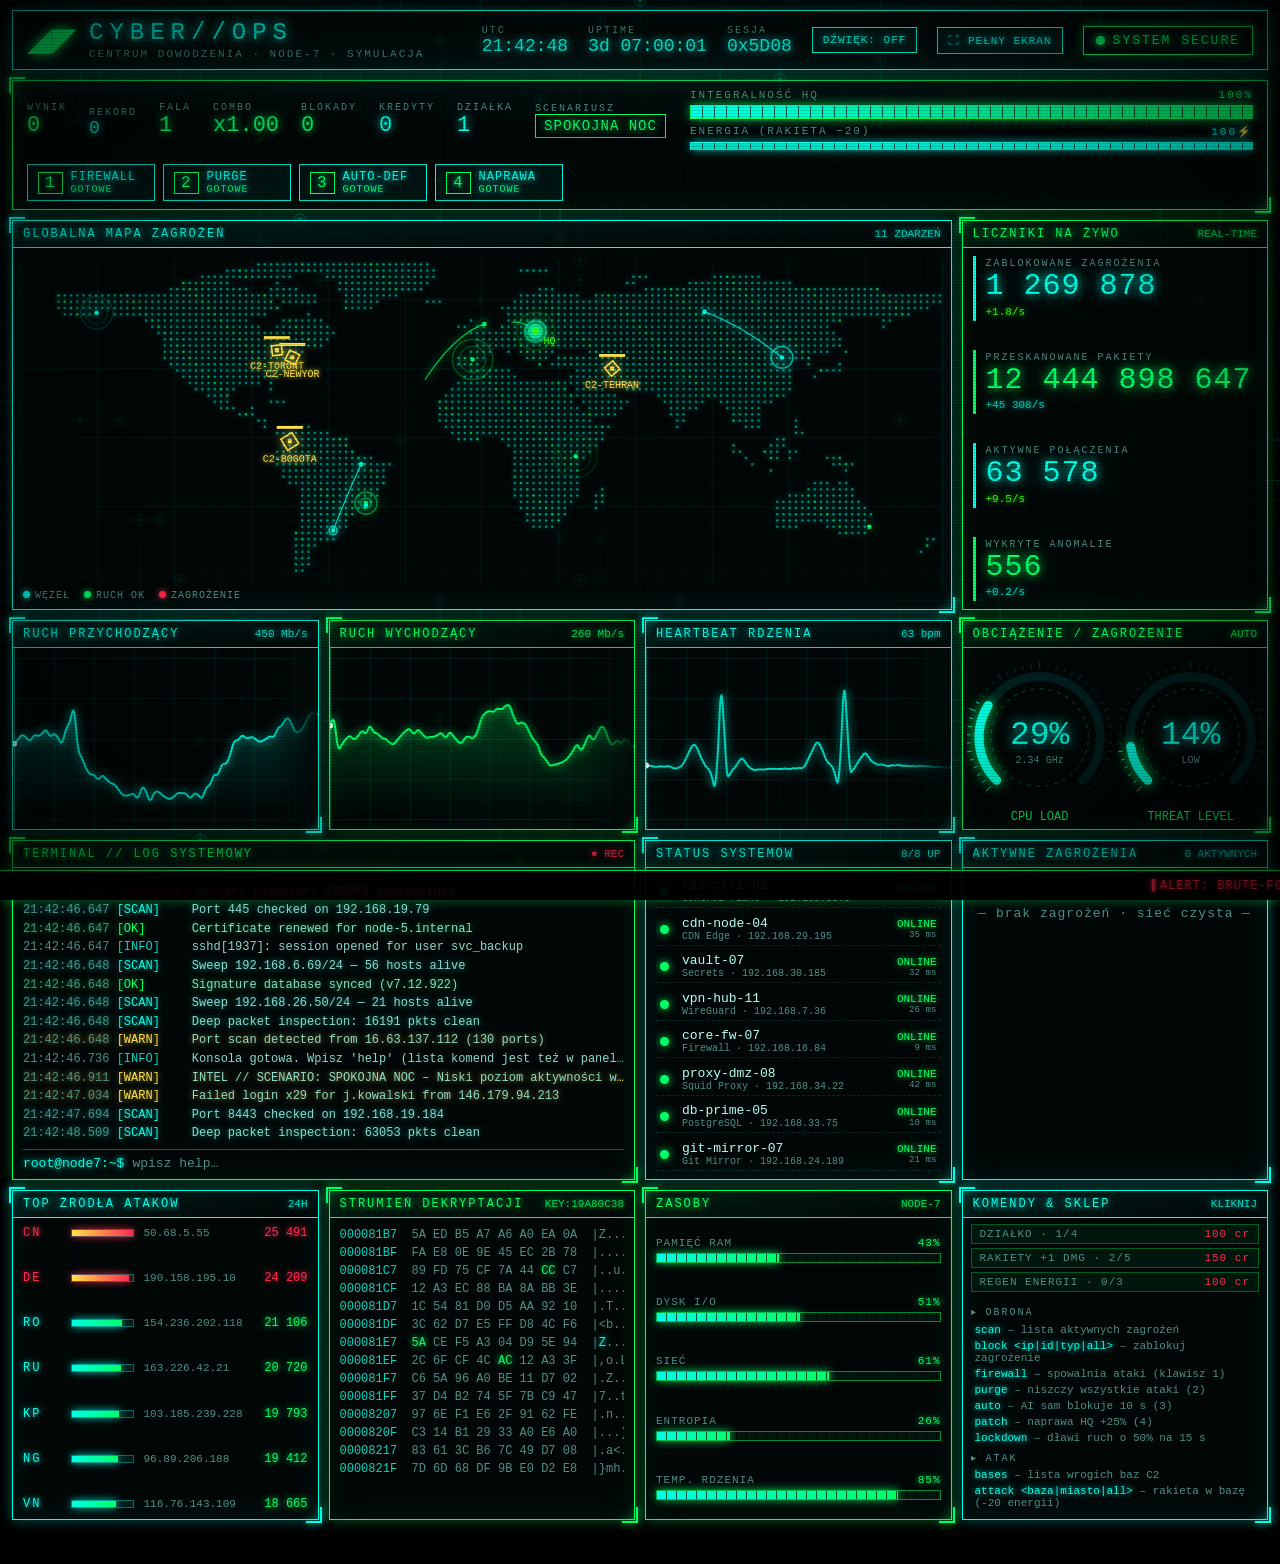
<file: index.html>
<!DOCTYPE html>
<html lang="pl">
<head>
<meta charset="UTF-8">
<meta name="viewport" content="width=device-width, initial-scale=1">
<title>CYBER//OPS — Centrum Dowodzenia</title>
<link rel="stylesheet" href="css/style.css">
</head>
<body>
<canvas id="bg" aria-hidden="true"></canvas>
<div class="scanbar" aria-hidden="true"></div>
<div id="flash" aria-hidden="true"></div>

<div id="gameover" class="gameover">
  <div class="box">
    <h2>SYSTEM COMPROMISED</h2>
    <p>Obrona HQ upadła.</p>
    <div class="big" id="goScore">0</div>
    <small id="goStats"></small>
    <button id="restartBtn" class="btn">▶ RESTART SYSTEMU</button>
  </div>
</div>

<div id="boot" class="boot"><pre id="bootText"></pre></div>

<header class="topbar">
  <div class="brand">
    <span class="logo">◢◤</span>
    <div>
      <h1 class="glitch" data-text="CYBER//OPS">CYBER//OPS</h1>
      <small>CENTRUM DOWODZENIA · NODE-7 · SYMULACJA</small>
    </div>
  </div>
  <div class="top-stats">
    <div><span class="k">UTC</span><span id="clock" class="v">--:--:--</span></div>
    <div><span class="k">UPTIME</span><span id="uptime" class="v">00:00:00</span></div>
    <div><span class="k">SESJA</span><span id="session" class="v">0x0000</span></div>
    <button class="sfx" id="sfxBtn" type="button">DŹWIĘK: OFF</button>
    <button class="sfx" id="fsBtn" type="button" title="Pełny ekran (F)">⛶ PEŁNY EKRAN</button>
    <div class="status-pill" id="statusPill"><i></i><span id="statusText">SYSTEM SECURE</span></div>
  </div>
</header>

<section class="panel green hud" id="hud">
  <div class="hud-stats">
    <div><span class="k">WYNIK</span><span class="v" id="hScore">0</span></div>
    <div><span class="k">REKORD</span><span class="v dim" id="hHigh">0</span></div>
    <div><span class="k">FALA</span><span class="v" id="hWave">1</span></div>
    <div><span class="k">COMBO</span><span class="v" id="hCombo">x1.00</span></div>
    <div><span class="k">BLOKADY</span><span class="v" id="hBlocked">0</span></div>
    <div><span class="k">KREDYTY</span><span class="v cy" id="hCred">0</span></div>
    <div><span class="k">DZIAŁKA</span><span class="v cy" id="hTur">1</span></div>
    <div><span class="k">SCENARIUSZ</span><span class="scen calm" id="hScen">—</span></div>
  </div>
  <div class="hud-int">
    <div class="row"><span>INTEGRALNOŚĆ HQ</span><span id="hInt">100%</span></div>
    <div class="track"><div class="fill" id="hIntFill"></div></div>
    <div class="row en"><span>ENERGIA (RAKIETA −20)</span><span id="hEn">100⚡</span></div>
    <div class="track en"><div class="fill" id="hEnFill"></div></div>
  </div>
  <div class="hud-ab">
    <button class="ab" data-ab="fw" type="button"><kbd>1</kbd><b>FIREWALL</b><span class="t">GOTOWE</span></button>
    <button class="ab" data-ab="purge" type="button"><kbd>2</kbd><b>PURGE</b><span class="t">GOTOWE</span></button>
    <button class="ab" data-ab="auto" type="button"><kbd>3</kbd><b>AUTO-DEF</b><span class="t">GOTOWE</span></button>
    <button class="ab" data-ab="patch" type="button"><kbd>4</kbd><b>NAPRAWA</b><span class="t">GOTOWE</span></button>
  </div>
</section>

<main class="grid">

  <section class="panel cyan area-map">
    <div class="panel-head"><h2>GLOBALNA MAPA ZAGROŻEŃ</h2><span class="tag" id="mapEvents">0 ZDARZEŃ</span></div>
    <div class="panel-body canvas-wrap">
      <canvas id="map"></canvas>
      <div class="raid" id="raidBanner"></div>
      <div class="legend">
        <span><i class="dot c"></i>WĘZEŁ</span>
        <span><i class="dot g"></i>RUCH OK</span>
        <span><i class="dot r"></i>ZAGROŻENIE</span>
      </div>
    </div>
  </section>

  <section class="panel green area-counters">
    <div class="panel-head"><h2>LICZNIKI NA ŻYWO</h2><span class="tag">REAL-TIME</span></div>
    <div class="panel-body counters">
      <div class="counter" data-start="1284530" data-rate="3.7" data-jitter="2">
        <label>ZABLOKOWANE ZAGROŻENIA</label>
        <strong class="num">0</strong>
        <em class="rate">+0/s</em>
      </div>
      <div class="counter alt" data-start="9876543210" data-rate="48210" data-jitter="0.35">
        <label>PRZESKANOWANE PAKIETY</label>
        <strong class="num">0</strong>
        <em class="rate">+0/s</em>
      </div>
      <div class="counter" data-start="48213" data-rate="11.4" data-jitter="1.5">
        <label>AKTYWNE POŁĄCZENIA</label>
        <strong class="num">0</strong>
        <em class="rate">+0/s</em>
      </div>
      <div class="counter alt" data-start="731" data-rate="0.45" data-jitter="3">
        <label>WYKRYTE ANOMALIE</label>
        <strong class="num">0</strong>
        <em class="rate">+0/s</em>
      </div>
    </div>
  </section>

  <section class="panel cyan area-ch1">
    <div class="panel-head"><h2>RUCH PRZYCHODZĄCY</h2><span class="tag" id="ch1val">-- Mb/s</span></div>
    <div class="panel-body canvas-wrap"><canvas id="chart1"></canvas></div>
  </section>

  <section class="panel green area-ch2">
    <div class="panel-head"><h2>RUCH WYCHODZĄCY</h2><span class="tag" id="ch2val">-- Mb/s</span></div>
    <div class="panel-body canvas-wrap"><canvas id="chart2"></canvas></div>
  </section>

  <section class="panel cyan area-ch3">
    <div class="panel-head"><h2>HEARTBEAT RDZENIA</h2><span class="tag" id="ch3val">-- bpm</span></div>
    <div class="panel-body canvas-wrap"><canvas id="chart3"></canvas></div>
  </section>

  <section class="panel green area-gauges">
    <div class="panel-head"><h2>OBCIĄŻENIE / ZAGROŻENIE</h2><span class="tag">AUTO</span></div>
    <div class="panel-body gauges">
      <div class="gauge-box"><canvas id="gaugeCpu"></canvas></div>
      <div class="gauge-box"><canvas id="gaugeThreat"></canvas></div>
    </div>
  </section>

  <section class="panel green area-log">
    <div class="panel-head"><h2>TERMINAL // LOG SYSTEMOWY</h2><span class="tag blink">● REC</span></div>
    <div class="panel-body log-body">
      <div id="log" class="log"></div>
      <form id="cli" class="cli" autocomplete="off"><label for="cmd">root@node7:~$</label><input id="cmd" type="text" spellcheck="false" placeholder="wpisz help…"></form>
    </div>
  </section>

  <section class="panel cyan area-servers">
    <div class="panel-head"><h2>STATUS SYSTEMÓW</h2><span class="tag" id="srvSummary">-/-</span></div>
    <div class="panel-body"><ul id="servers" class="servers"></ul></div>
  </section>

  <section class="panel cyan area-thr">
    <div class="panel-head"><h2>AKTYWNE ZAGROŻENIA</h2><span class="tag" id="threatCount">0 AKTYWNYCH</span></div>
    <div class="panel-body"><div id="threatList" class="threats"></div></div>
  </section>

  <section class="panel green area-res">
    <div class="panel-head"><h2>ZASOBY</h2><span class="tag">NODE-7</span></div>
    <div class="panel-body"><div id="bars" class="bars"></div></div>
  </section>

  <section class="panel cyan area-att">
    <div class="panel-head"><h2>TOP ŹRÓDŁA ATAKÓW</h2><span class="tag">24H</span></div>
    <div class="panel-body"><div id="attackers" class="attackers"></div></div>
  </section>

  <section class="panel green area-hex">
    <div class="panel-head"><h2>STRUMIEŃ DEKRYPTACJI</h2><span class="tag" id="hexKey">KEY:----</span></div>
    <div class="panel-body"><pre id="hex" class="hex"></pre></div>
  </section>

  <section class="panel cyan area-cmd">
    <div class="panel-head"><h2>KOMENDY &amp; SKLEP</h2><span class="tag">KLIKNIJ</span></div>
    <div class="panel-body cmdpanel">
      <div class="shop">
        <button type="button" class="buy" data-buy="turret"><span class="n"></span><span class="c"></span></button>
        <button type="button" class="buy" data-buy="missile"><span class="n"></span><span class="c"></span></button>
        <button type="button" class="buy" data-buy="energy"><span class="n"></span><span class="c"></span></button>
      </div>
      <div id="cmdList" class="cmdlist"></div>
    </div>
  </section>

</main>

<footer class="ticker"><div class="ticker-track" id="ticker"></div></footer>

<script src="js/util.js"></script>
<script src="js/state.js"></script>
<script src="js/background.js"></script>
<script src="js/map.js"></script>
<script src="js/counters.js"></script>
<script src="js/charts.js"></script>
<script src="js/gauges.js"></script>
<script src="js/log.js"></script>
<script src="js/servers.js"></script>
<script src="js/widgets.js"></script>
<script src="js/console.js"></script>
<script src="js/game.js"></script>
<script src="js/main.js"></script>
</body>
</html>
</file>
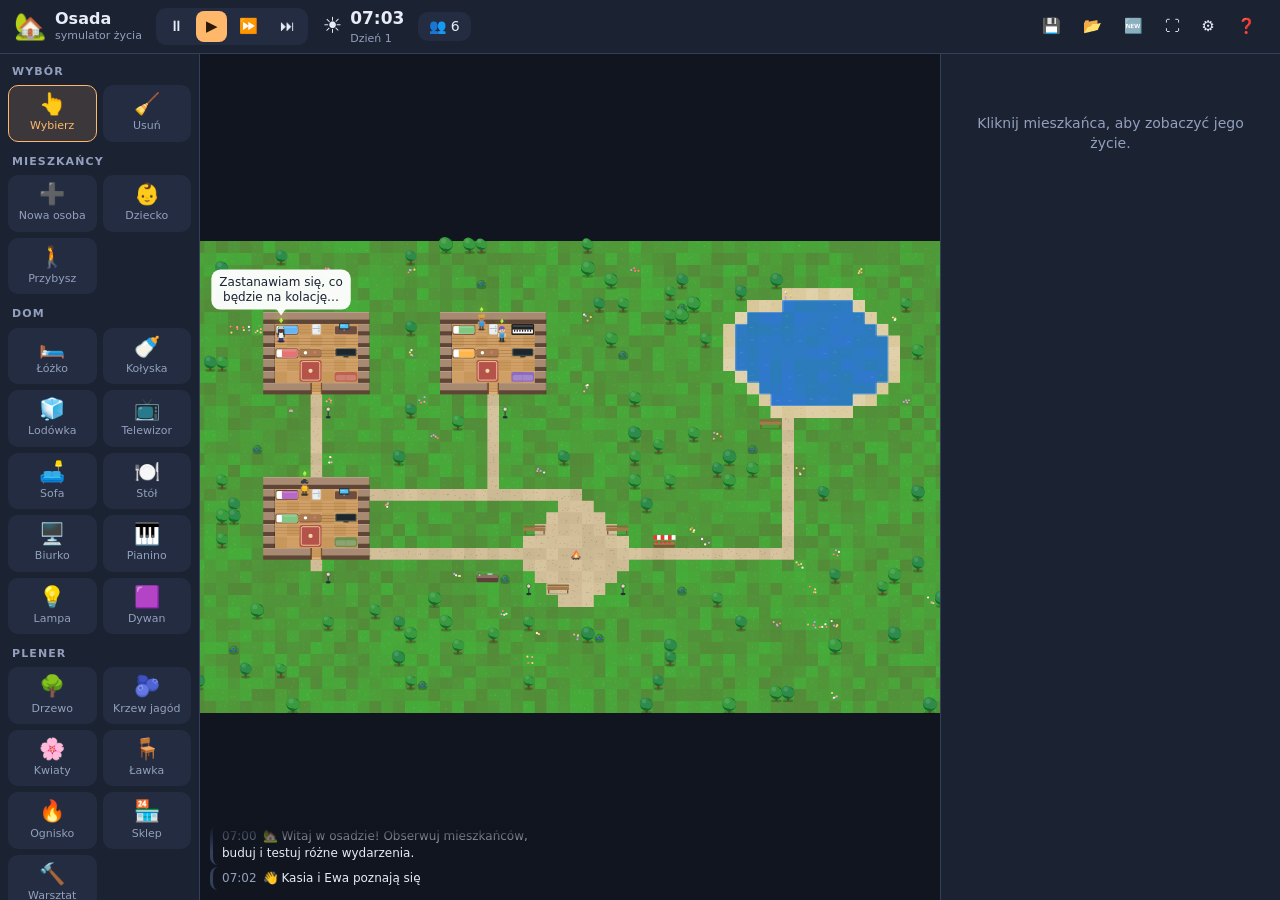
<file: osada/index.html>
<!DOCTYPE html>
<html lang="pl">
<head>
<meta charset="UTF-8">
<meta name="viewport" content="width=device-width, initial-scale=1, maximum-scale=1">
<title>Osada — symulator życia</title>
<link rel="stylesheet" href="css/style.css">
</head>
<body>
<div id="app">
  <header id="top">
    <div class="brand"><span class="logo">🏡</span><div><b>Osada</b><small>symulator życia</small></div></div>
    <div class="speed" id="speed">
      <button data-s="0" title="Pauza (spacja)">⏸</button>
      <button data-s="1" class="on" title="Normalnie (1)">▶</button>
      <button data-s="3" title="Szybko (2)">⏩</button>
      <button data-s="10" title="Bardzo szybko (3)">⏭</button>
    </div>
    <div class="clock"><span id="clockIcon">☀️</span><div><b id="clockTime">07:00</b><small id="clockDay">Dzień 1</small></div></div>
    <div class="stat" id="popStat">👥 6</div>
    <div class="spacer"></div>
    <div class="top-btns">
      <button id="btnSave" title="Zapisz grę">💾</button>
      <button id="btnLoad" title="Wczytaj grę">📂</button>
      <button id="btnNew" title="Nowy świat">🆕</button>
      <button id="btnFs" title="Pełny ekran (F)">⛶</button>
      <button id="btnSet" title="Ustawienia">⚙️</button>
      <button id="btnHelp" title="Pomoc">❓</button>
    </div>
  </header>

  <aside id="tools"></aside>

  <main id="stage">
    <canvas id="view"></canvas>
    <div id="toasts"></div>
    <div id="toolHint" class="tool-hint" hidden></div>
    <div id="tip" class="tip" hidden></div>
    <div id="feed"></div>
  </main>

  <aside id="inspect"><div class="empty">Kliknij mieszkańca, aby zobaczyć jego życie.</div></aside>

  <div id="settings" class="pop" hidden>
    <h3>Ustawienia</h3>
    <label><input type="checkbox" id="optWeather" checked> Losowa pogoda</label>
    <label><input type="checkbox" id="optEvents" checked> Losowe wydarzenia</label>
    <label><input type="checkbox" id="optNames"> Zawsze pokazuj imiona</label>
    <label><input type="checkbox" id="optDeath"> Starość i śmierć</label>
    <button id="btnCenter" class="wide">🎯 Wyśrodkuj kamerę</button>
  </div>

  <div id="help" class="modal" hidden>
    <div class="box">
      <button class="close" data-close>✕</button>
      <h2>Jak to działa</h2>
      <p>Mieszkańcy żyją sami: jedzą, śpią, pracują, zakochują się, kłócą i zakładają rodziny. Każdy ma charakter, potrzeby i własne decyzje. Ty jesteś bogiem-piaskownicą.</p>
      <ul>
        <li><b>Klik</b> w mieszkańca – podgląd, rozmowa, komendy. <b>Przeciągnij</b> go, by przenieść.</li>
        <li><b>Przeciąganie tła</b> lub prawy przycisk – ruch kamery, <b>kółko</b> – zoom (na telefonie: dwa palce).</li>
        <li><b>Lewy panel</b> – buduj dom, sadź drzewa, maluj teren, wywołuj wydarzenia.</li>
        <li><b>Rozmowa</b> – napisz do mieszkańca, np. „cześć”, „jak się masz?”, „idź spać”, „zagraj na pianinie”, „pogadaj z Olą”.</li>
        <li>Skróty: <kbd>Spacja</kbd> pauza · <kbd>1</kbd><kbd>2</kbd><kbd>3</kbd> tempo · <kbd>Esc</kbd> anuluj narzędzie · <kbd>Del</kbd> usuń zaznaczony obiekt · <kbd>F</kbd> pełny ekran.</li>
      </ul>
      <p class="muted">Gra zapisuje się automatycznie w przeglądarce.</p>
    </div>
  </div>
</div>

<script src="js/util.js"></script>
<script src="js/world.js"></script>
<script src="js/chars.js"></script>
<script src="js/sim.js"></script>
<script src="js/render.js"></script>
<script src="js/ui.js"></script>
<script src="js/main.js"></script>
</body>
</html>
</file>
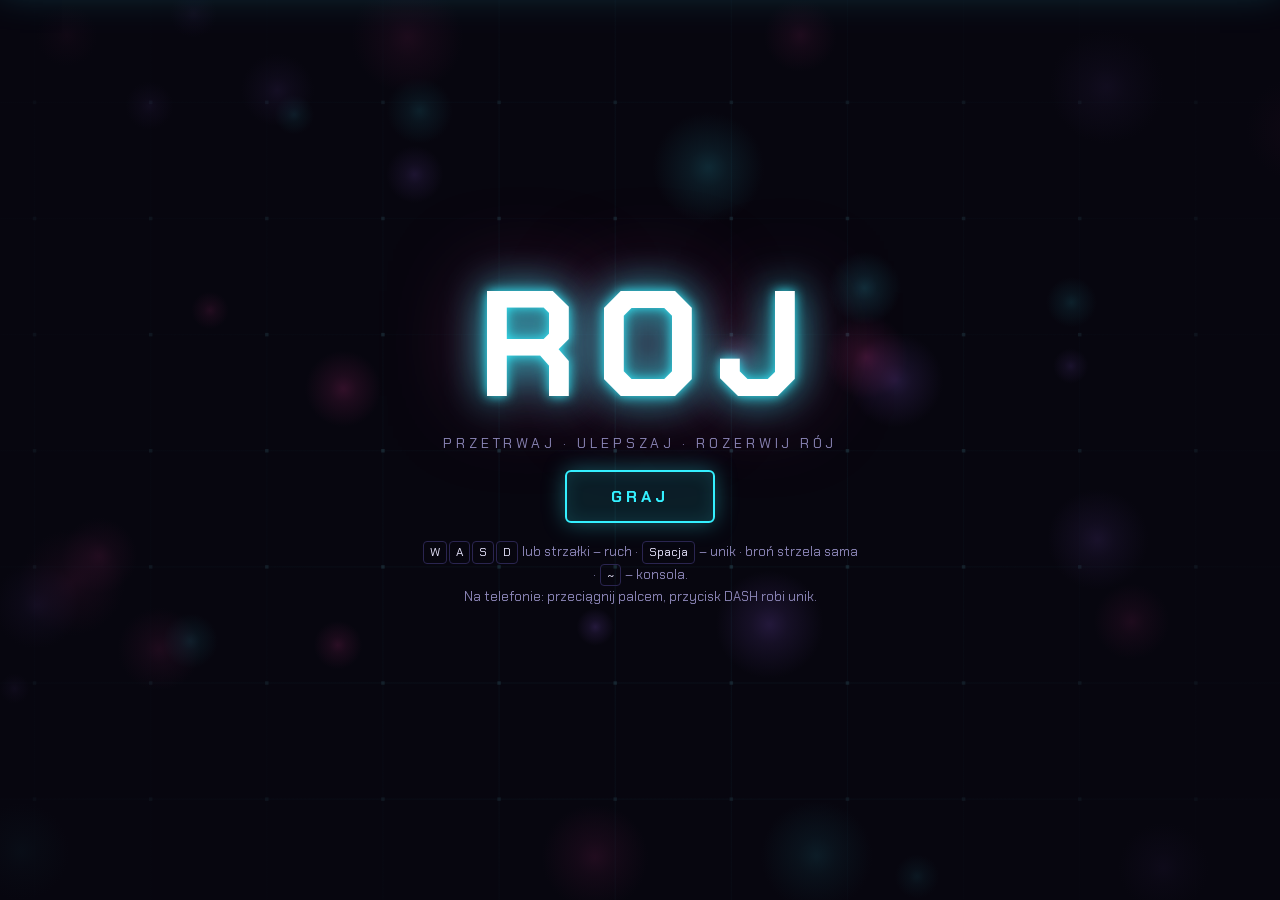
<file: roj/index.html>
<!DOCTYPE html>
<html lang="pl">
<head>
<meta charset="UTF-8">
<meta name="viewport" content="width=device-width, initial-scale=1, maximum-scale=1, user-scalable=no">
<title>Roj</title>
<link rel="preconnect" href="https://fonts.googleapis.com">
<link rel="stylesheet" href="https://fonts.googleapis.com/css2?family=Chakra+Petch:wght@400;600;700&display=swap">
<style>
/* Neon na granacie: jedna ciemna, celowo niezmienna scena. Akcent: cyjan (gracz), magenta (wróg), żółć (nagroda). */
:root {
  --bg: #07060f; --ink: #e9e6ff; --dim: #8a84b5; --line: #2a2550;
  --cy: #34f0ff; --mag: #ff3d9a; --yel: #ffe14d; --vio: #a56bff; --grn: #6dff9f; --red: #ff4040;
  --font: "Chakra Petch", "Segoe UI", system-ui, sans-serif;
  color-scheme: dark;
}
* { box-sizing: border-box; margin: 0; padding: 0; -webkit-tap-highlight-color: transparent; }
html, body { height: 100%; background: var(--bg); color: var(--ink); font-family: var(--font); overflow: hidden; user-select: none; -webkit-user-select: none; }
canvas#c { position: fixed; inset: 0; width: 100%; height: 100%; display: block; touch-action: none; }
button { font: inherit; color: inherit; cursor: pointer; }
button:focus-visible { outline: 2px solid var(--cy); outline-offset: 2px; }

#hud { position: fixed; inset: 0; pointer-events: none; padding: max(12px, env(safe-area-inset-top, 0px)) max(14px, env(safe-area-inset-right, 0px)) max(12px, env(safe-area-inset-bottom, 0px)) max(14px, env(safe-area-inset-left, 0px)); display: none; }
#hud.on { display: block; }
.vit { position: absolute; left: max(14px, env(safe-area-inset-left, 0px)); top: max(12px, env(safe-area-inset-top, 0px)); width: min(260px, 44vw); display: grid; gap: 6px; }
.bar { height: 12px; border: 1px solid var(--line); background: rgba(10,8,25,.75); border-radius: 3px; overflow: hidden; position: relative; }
.bar i { display: block; height: 100%; width: 100%; transform-origin: left; transition: transform .12s linear; }
#hpFill { background: linear-gradient(90deg, #ff2e63, #ff7aa8); box-shadow: 0 0 10px #ff2e63; }
#xpFill { background: linear-gradient(90deg, #1fd1e0, var(--cy)); box-shadow: 0 0 10px var(--cy); }
.bar.thin { height: 6px; }
.vit .row { display: flex; justify-content: space-between; font-size: 12px; letter-spacing: .08em; color: var(--dim); text-transform: uppercase; }
.vit .row b { color: var(--ink); font-weight: 600; font-variant-numeric: tabular-nums; }
.time { position: absolute; left: 50%; top: max(10px, env(safe-area-inset-top, 0px)); transform: translateX(-50%); text-align: center; }
.time b { display: block; font-size: 30px; font-weight: 700; letter-spacing: .06em; font-variant-numeric: tabular-nums; text-shadow: 0 0 18px rgba(52,240,255,.6); line-height: 1.1; }
.time span { font-size: 11px; letter-spacing: .2em; color: var(--dim); text-transform: uppercase; }
#bossBar { width: min(340px, 56vw); margin: 6px auto 0; display: none; }
#bossBar.on { display: block; }
#bossBar .bar { height: 10px; border-color: #7a2a4f; }
#bossFill { background: linear-gradient(90deg, #ff3d9a, #ff9bd0); box-shadow: 0 0 12px var(--mag); }
#bossBar small { display: block; font-size: 10px; letter-spacing: .3em; color: var(--mag); margin-bottom: 3px; text-transform: uppercase; }
.right { position: absolute; right: max(14px, env(safe-area-inset-right, 0px)); top: max(12px, env(safe-area-inset-top, 0px)); display: flex; gap: 8px; align-items: center; pointer-events: auto; }
.kills { font-size: 12px; letter-spacing: .1em; color: var(--dim); text-transform: uppercase; margin-right: 6px; text-align: right; }
.kills b { display: block; color: var(--ink); font-size: 20px; font-variant-numeric: tabular-nums; }
.ib { width: 40px; height: 40px; border-radius: 8px; border: 1px solid var(--line); background: rgba(10,8,25,.8); display: grid; place-items: center; font-size: 15px; }
.ib:hover { border-color: var(--cy); }
.kit { position: absolute; left: max(14px, env(safe-area-inset-left, 0px)); bottom: max(12px, env(safe-area-inset-bottom, 0px)); display: flex; flex-wrap: wrap; gap: 6px; max-width: min(520px, 62vw); }
.chip { display: flex; align-items: center; gap: 6px; padding: 3px 8px 3px 4px; border: 1px solid var(--line); background: rgba(10,8,25,.78); border-radius: 6px; font-size: 12px; }
.chip .g { width: 20px; height: 20px; border-radius: 5px; display: grid; place-items: center; font-size: 12px; color: #08060f; font-weight: 700; }
.chip .pips { display: flex; gap: 2px; }
.chip .pips s { width: 5px; height: 9px; background: #3a3470; border-radius: 1px; text-decoration: none; }
.chip .pips s.on { background: var(--yel); box-shadow: 0 0 5px var(--yel); }
#dashBtn { position: absolute; right: max(18px, env(safe-area-inset-right, 0px)); bottom: max(22px, env(safe-area-inset-bottom, 0px)); width: 84px; height: 84px; border-radius: 50%; border: 2px solid var(--cy); background: rgba(52,240,255,.1); color: var(--cy); font-weight: 700; letter-spacing: .1em; font-size: 13px; pointer-events: auto; display: none; touch-action: none; }
#dashBtn.cd { opacity: .35; }
@media (max-width: 560px) {
  .time { top: calc(max(12px, env(safe-area-inset-top, 0px)) + 62px); }
  .time b { font-size: 22px; }
  .time span { display: none; }
  .kills { display: none; }
  .chip { padding: 3px 5px 3px 3px; gap: 4px; }
  .chip > span:nth-child(2) { display: none; }
  .vit { width: min(200px, 52vw); }
}
@media (pointer: coarse) { #dashBtn { display: block; } .kit { bottom: max(120px, env(safe-area-inset-bottom, 0px)); } }

.screen { position: fixed; inset: 0; display: none; align-items: center; justify-content: center; flex-direction: column; gap: 18px; padding: 24px max(16px, env(safe-area-inset-right, 0px)) 24px max(16px, env(safe-area-inset-left, 0px)); text-align: center; background: radial-gradient(ellipse at center, rgba(7,6,15,.55), rgba(7,6,15,.9)); z-index: 5; }
.screen.on { display: flex; }
.logo { font-size: clamp(72px, 18vw, 150px); font-weight: 700; letter-spacing: .12em; line-height: .95; color: #fff; text-shadow: 0 0 12px var(--cy), 0 0 40px var(--cy), 0 0 90px rgba(255,61,154,.55); padding-left: .12em; }
.tag { color: var(--dim); letter-spacing: .28em; text-transform: uppercase; font-size: clamp(11px, 2.6vw, 14px); }
.btn { padding: 14px 44px; border: 2px solid var(--cy); background: rgba(52,240,255,.1); color: var(--cy); font-weight: 700; letter-spacing: .24em; text-transform: uppercase; font-size: 16px; border-radius: 6px; box-shadow: 0 0 22px rgba(52,240,255,.35), inset 0 0 18px rgba(52,240,255,.12); transition: transform .12s, background .12s; }
.btn:hover { background: rgba(52,240,255,.24); transform: translateY(-1px); }
.btn.sec { border-color: var(--line); color: var(--dim); box-shadow: none; background: transparent; padding: 10px 28px; font-size: 13px; }
.hint { color: var(--dim); font-size: 13px; line-height: 1.7; max-width: 440px; }
.hint kbd { display: inline-block; border: 1px solid var(--line); border-radius: 4px; padding: 0 6px; margin: 0 1px; color: var(--ink); font-family: var(--font); font-size: 12px; }
.best { color: var(--yel); letter-spacing: .14em; font-size: 13px; text-transform: uppercase; text-shadow: 0 0 10px rgba(255,225,77,.5); }

#lvl h2, #over h2, #pause h2 { font-size: clamp(26px, 6vw, 40px); letter-spacing: .2em; text-transform: uppercase; font-weight: 700; }
#lvl h2 { color: var(--yel); text-shadow: 0 0 22px rgba(255,225,77,.6); }
#over h2 { color: var(--mag); text-shadow: 0 0 26px rgba(255,61,154,.7); }
.cards { display: flex; gap: 14px; flex-wrap: wrap; justify-content: center; max-width: 900px; }
.card { width: min(250px, 86vw); padding: 18px 16px 16px; border: 1px solid var(--line); background: linear-gradient(170deg, rgba(30,24,70,.92), rgba(12,9,32,.95)); border-radius: 10px; text-align: left; position: relative; transition: transform .14s, border-color .14s, box-shadow .14s; }
.card:hover, .card:focus-visible { transform: translateY(-4px); border-color: var(--c, var(--cy)); box-shadow: 0 0 26px color-mix(in srgb, var(--c, #34f0ff) 45%, transparent); }
.card .g { width: 44px; height: 44px; border-radius: 10px; display: grid; place-items: center; font-size: 22px; font-weight: 700; color: #08060f; background: var(--c); box-shadow: 0 0 20px var(--c); margin-bottom: 12px; }
.card h3 { font-size: 18px; letter-spacing: .06em; margin-bottom: 3px; }
.card .lv { font-size: 11px; letter-spacing: .2em; text-transform: uppercase; color: var(--c); margin-bottom: 8px; }
.card p { font-size: 14px; color: #bdb8e6; line-height: 1.45; }
.card kbd { position: absolute; right: 12px; top: 12px; font-family: var(--font); font-size: 12px; color: var(--dim); border: 1px solid var(--line); border-radius: 4px; padding: 0 6px; }
.stats { display: flex; gap: 28px; flex-wrap: wrap; justify-content: center; }
.stats div { text-align: center; }
.stats b { display: block; font-size: 30px; font-variant-numeric: tabular-nums; }
.stats span { font-size: 11px; letter-spacing: .2em; color: var(--dim); text-transform: uppercase; }
.row-btns { display: flex; gap: 12px; flex-wrap: wrap; justify-content: center; }
#con { position: fixed; left: 0; right: 0; top: 0; height: min(52vh, 420px); z-index: 30; display: flex; flex-direction: column; background: rgba(5,4,14,.95); border-bottom: 2px solid var(--cy); box-shadow: 0 8px 40px rgba(52,240,255,.25); transform: translateY(-105%); transition: transform .18s ease-out; font-family: ui-monospace, "Cascadia Mono", Consolas, Menlo, monospace; padding: max(10px, env(safe-area-inset-top, 0px)) max(14px, env(safe-area-inset-right, 0px)) 10px max(14px, env(safe-area-inset-left, 0px)); }
#con.on { transform: none; }
#conLog { flex: 1; overflow-y: auto; font-size: 13px; line-height: 1.5; display: flex; flex-direction: column; justify-content: flex-end; min-height: 0; }
#conLog div { white-space: pre-wrap; word-break: break-word; color: #b9b5e6; }
#conLog .cmd { color: var(--cy); } #conLog .ok { color: var(--grn); } #conLog .err { color: var(--red); } #conLog .warn { color: var(--yel); }
#conForm { display: flex; gap: 8px; align-items: center; border-top: 1px solid var(--line); padding-top: 8px; margin-top: 6px; }
#conForm span { color: var(--cy); font-weight: 700; }
#conClose { width: 34px; height: 34px; flex: none; color: var(--ink); }
#conIn { flex: 1; min-width: 0; background: transparent; border: 0; outline: 0; color: #fff; font: inherit; font-size: 14px; caret-color: var(--cy); }
.cheatTag { position: fixed; left: 50%; bottom: max(8px, env(safe-area-inset-bottom, 0px)); transform: translateX(-50%); font-size: 11px; letter-spacing: .3em; color: var(--red); text-transform: uppercase; opacity: .85; z-index: 4; pointer-events: none; display: none; }
.cheatTag.on { display: block; }
@media (prefers-reduced-motion: reduce) { .btn, .card, #con { transition: none; } }
</style>
</head>
<body>
<canvas id="c"></canvas>

<div id="hud">
  <div class="vit">
    <div class="row"><span>Rdzeń</span><b id="hpTxt">100</b></div>
    <div class="bar"><i id="hpFill"></i></div>
    <div class="row"><span>Poziom <b id="lvTxt">1</b></span><b id="xpTxt">0%</b></div>
    <div class="bar thin"><i id="xpFill" style="transform:scaleX(0)"></i></div>
  </div>
  <div class="time">
    <b id="timeTxt">00:00</b><span>czas przetrwania</span>
    <div id="bossBar"><small>Strażnik roju</small><div class="bar"><i id="bossFill"></i></div></div>
  </div>
  <div class="right">
    <div class="kills">zniszczone<b id="killTxt">0</b></div>
    <button class="ib" id="btnCon" title="Konsola (~)" aria-label="Konsola">⌨</button>
    <button class="ib" id="btnSnd" title="Dźwięk (M)" aria-label="Dźwięk">🔇</button>
    <button class="ib" id="btnPause" title="Pauza (P)" aria-label="Pauza">⏸</button>
  </div>
  <div class="kit" id="kit"></div>
  <button id="dashBtn" type="button">DASH</button>
</div>

<div id="con" aria-hidden="true">
  <div id="conLog"></div>
  <form id="conForm" autocomplete="off"><span>]</span><input id="conIn" type="text" spellcheck="false" autocomplete="off" autocapitalize="off" placeholder="wpisz help"><button type="button" id="conClose" class="ib" title="Zamknij (Esc lub ~)" aria-label="Zamknij konsolę">✕</button></form>
</div>
<div class="cheatTag" id="cheatTag">cheats on</div>

<div class="screen on" id="menu">
  <div class="logo">ROJ</div>
  <div class="tag">przetrwaj · ulepszaj · rozerwij rój</div>
  <button class="btn" id="btnPlay">Graj</button>
  <div class="hint"><kbd>W</kbd><kbd>A</kbd><kbd>S</kbd><kbd>D</kbd> lub strzałki – ruch · <kbd>Spacja</kbd> – unik · broń strzela sama · <kbd>~</kbd> – konsola.<br>Na telefonie: przeciągnij palcem, przycisk DASH robi unik.</div>
  <div class="best" id="bestTxt"></div>
</div>

<div class="screen" id="lvl">
  <h2>Nowy poziom</h2>
  <div class="cards" id="cards"></div>
</div>

<div class="screen" id="pause">
  <h2>Pauza</h2>
  <div class="row-btns"><button class="btn" id="btnResume">Wznów</button><button class="btn sec" id="btnRestart1">Od nowa</button></div>
</div>

<div class="screen" id="over">
  <h2>Rdzeń zniszczony</h2>
  <div class="stats">
    <div><b id="oTime">0:00</b><span>czas</span></div>
    <div><b id="oKills">0</b><span>zniszczone</span></div>
    <div><b id="oLvl">1</b><span>poziom</span></div>
  </div>
  <div class="best" id="oBest"></div>
  <button class="btn" id="btnAgain">Jeszcze raz</button>
</div>

<script>
"use strict";
/* ============ narzędzia ============ */
const $ = s => document.querySelector(s);
const rnd = (a, b) => Math.random() * (b - a) + a;
const rint = (a, b) => Math.floor(rnd(a, b + 1));
const pick = a => a[Math.floor(Math.random() * a.length)];
const clamp = (v, a, b) => Math.min(b, Math.max(a, v));
const TAU = Math.PI * 2;
const cv = $("#c"), ctx = cv.getContext("2d");
let cw = 1, ch = 1, dpr = 1, S = 1;

function resize() {
  dpr = Math.min(window.devicePixelRatio || 1, 2);
  cw = window.innerWidth; ch = window.innerHeight;
  cv.width = Math.round(cw * dpr); cv.height = Math.round(ch * dpr);
  S = clamp(Math.min(cw, ch) / 620, 0.72, 1.7);
}
window.addEventListener("resize", resize); resize();

/* sprite poświaty (rysowany z 'lighter') */
const glowCache = {};
function glow(col, r = 32) {
  const k = col + r;
  if (glowCache[k]) return glowCache[k];
  const c = document.createElement("canvas"); c.width = c.height = r * 2;
  const g = c.getContext("2d"), gr = g.createRadialGradient(r, r, 0, r, r, r);
  gr.addColorStop(0, col); gr.addColorStop(0.35, col + "88"); gr.addColorStop(1, col + "00");
  g.fillStyle = gr; g.fillRect(0, 0, r * 2, r * 2);
  return (glowCache[k] = c);
}
function halo(x, y, col, r, a = 1) { ctx.globalAlpha = a; ctx.drawImage(glow(col), x - r, y - r, r * 2, r * 2); }

/* ============ dźwięk ============ */
const Snd = (() => {
  let ac = null, on = false; const last = {};
  const btn = $("#btnSnd");
  function tone(f, d, type = "square", vol = 0.05, to, key, gap = 0.04) {
    if (!on) return;
    const t = performance.now() / 1000;
    if (key && last[key] && t - last[key] < gap) return;
    if (key) last[key] = t;
    try {
      ac = ac || new (window.AudioContext || window.webkitAudioContext)();
      const o = ac.createOscillator(), g = ac.createGain();
      o.type = type; o.frequency.value = f;
      if (to) o.frequency.exponentialRampToValueAtTime(to, ac.currentTime + d);
      g.gain.setValueAtTime(vol, ac.currentTime); g.gain.exponentialRampToValueAtTime(0.0001, ac.currentTime + d);
      o.connect(g); g.connect(ac.destination); o.start(); o.stop(ac.currentTime + d);
    } catch (e) { /* brak audio */ }
  }
  function toggle(v) { on = v === undefined ? !on : v; btn.textContent = on ? "🔊" : "🔇"; if (on) tone(660, 0.08, "triangle"); try { localStorage.setItem("roj-snd", on ? "1" : "0"); } catch (e) {} }
  btn.addEventListener("click", () => toggle());
  return {
    toggle, get on() { return on; },
    shot: () => tone(520, 0.05, "square", 0.012, 300, "shot", 0.06),
    hit: () => tone(180, 0.05, "sawtooth", 0.02, 90, "hit", 0.03),
    kill: () => tone(300 + Math.random() * 120, 0.08, "triangle", 0.03, 80, "kill", 0.03),
    gem: p => tone(700 + p * 60, 0.06, "sine", 0.03, 1100 + p * 60, "gem", 0.025),
    hurt: () => tone(120, 0.25, "sawtooth", 0.07, 40, "hurt", 0.1),
    level: () => [523, 659, 784, 1046].forEach((f, i) => setTimeout(() => tone(f, 0.16, "triangle", 0.05), i * 70)),
    boss: () => tone(70, 0.8, "sawtooth", 0.09, 35, "boss", 0.5),
    boom: () => tone(110, 0.3, "sawtooth", 0.05, 40, "boom", 0.08),
    dash: () => tone(260, 0.14, "triangle", 0.04, 700, "dash", 0.1),
  };
})();

/* ============ stan gry ============ */
const ET = {
  grunt:    { r: 10, hp: 12, sp: 66, dmg: 6,  xp: 1, col: "#ff4f8b" },
  dart:     { r: 7,  hp: 6,  sp: 150, dmg: 5, xp: 1, col: "#ffb347" },
  brute:    { r: 19, hp: 60, sp: 42, dmg: 12, xp: 6, col: "#b06cff" },
  shooter:  { r: 11, hp: 20, sp: 54, dmg: 6,  xp: 3, col: "#ffe14d" },
  splitter: { r: 16, hp: 32, sp: 56, dmg: 8,  xp: 3, col: "#ff4040" },
  wraith:   { r: 12, hp: 18, sp: 98, dmg: 7,  xp: 2, col: "#8fa8ff" },
  bomber:   { r: 11, hp: 16, sp: 118, dmg: 16, xp: 2, col: "#ff6a2a" },
  charger:  { r: 14, hp: 34, sp: 58, dmg: 12, xp: 3, col: "#ff8fd1" },
  sniper:   { r: 10, hp: 20, sp: 50, dmg: 12, xp: 3, col: "#ff2e63" },
  nest:     { r: 18, hp: 100, sp: 16, dmg: 8,  xp: 7, col: "#3df0b8" },
  boss:     { r: 46, hp: 700, sp: 48, dmg: 18, xp: 80, col: "#ff9bd0" },
};
const WEAPONS = {
  bolt:      { name: "Impuls",      g: "●", col: "#34f0ff", d: ["Celny pocisk w najbliższego wroga.", "Dwa pociski naraz.", "Pociski przebijają wroga.", "Trzy pociski, większe obrażenia.", "Cztery pociski przebijające wrogów."] },
  orbit:     { name: "Orbity",      g: "◎", col: "#6dff9f", d: ["Dwie kule krążą wokół rdzenia.", "Więcej obrażeń i zasięg.", "Kolejna kula.", "Szybszy obrót.", "Sześć kul, potężny wir."] },
  nova:      { name: "Nova",        g: "✸", col: "#ffe14d", d: ["Fala uderzeniowa odpycha wrogów.", "Częściej i dalej.", "Mocniejszy wybuch.", "Prawie ciągła fala.", "Ogromna, niszczy pociski."] },
  lightning: { name: "Błyskawica",  g: "ϟ", col: "#a56bff", d: ["Piorun przeskakuje między wrogami.", "Więcej przeskoków.", "Szybsze wyładowania.", "Jeszcze dalej.", "Burza: wiele skoków i obrażeń."] },
  rocket:    { name: "Rakiety",     g: "➤", col: "#ff8a3d", d: ["Samonaprowadzająca rakieta z wybuchem.", "Większy wybuch.", "Dwie rakiety.", "Częściej.", "Salwa rakiet."] },
  saw:       { name: "Piła",        g: "✜", col: "#9ad7ff", d: ["Wirująca piła leci przed siebie i wraca, tnąc wszystko.", "Dalszy zasięg.", "Dwie piły naraz.", "Szybszy rzut, większe ostrze.", "Trzy piły tną cały rój."] },
  mine:      { name: "Miny",        g: "✺", col: "#ffb86b", d: ["Zostawia za sobą miny, które wybuchają przy wrogach.", "Większy wybuch.", "Częściej i więcej min.", "Mocniejszy ładunek.", "Pole minowe: potężne wybuchy."] },
  aura:      { name: "Aura",        g: "◉", col: "#7dffd9", d: ["Pole energii rani wszystko wokół rdzenia.", "Większy zasięg.", "Mocniejsze pulsy.", "Szersze pole.", "Ogromna aura, wrogowie topnieją."] },
  meteor:    { name: "Meteory",     g: "☄", col: "#ff9d5c", d: ["Z nieba spada meteor w skupisko wrogów.", "Większy wybuch.", "Dwa meteory naraz.", "Częstszy deszcz.", "Deszcz meteorów."] },
  drone:     { name: "Drony",       g: "✦", col: "#c7f0ff", d: ["Dron krąży wokół i strzela do wrogów.", "Dwa drony.", "Trzy drony.", "Cztery drony, mocniejsze strzały.", "Pięć dronów – latająca flota."] },
  frost:     { name: "Mróz",        g: "❄", col: "#b6f2ff", d: ["Fala mrozu spowalnia i rani wrogów.", "Dalszy zasięg.", "Dłuższe spowolnienie.", "Częstsze fale.", "Zamrażająca burza."] },
  laser:     { name: "Laser",       g: "═", col: "#ff5959", d: ["Promień przecina szereg wrogów.", "Grubszy promień.", "Dwa promienie.", "Dłuższy i mocniejszy.", "Trzy promienie niszczące rój."] },
};
const PASSIVES = {
  speed:  { name: "Napęd",       g: "»", col: "#34f0ff", d: "+8% szybkości ruchu." },
  hp:     { name: "Pancerz",     g: "+", col: "#ff6b8b", d: "+30 maks. życia i leczenie 30." },
  magnet: { name: "Magnes",      g: "∪", col: "#6dff9f", d: "Większy zasięg zbierania kryształów." },
  dmg:    { name: "Przeciążenie", g: "▲", col: "#ffe14d", d: "+12% obrażeń wszystkich broni." },
  haste:  { name: "Chłodzenie",  g: "◔", col: "#a56bff", d: "+10% szybkości odnowienia broni." },
  regen:  { name: "Regeneracja", g: "♥", col: "#ff8aa8", d: "Odnawia 0.6 życia na sekundę." },
};

let G, P, enemies, pbul, ebul, gems, pups, parts, texts, rings, bolts, rockets, saws, mines, lasers, meteors, grid;
let cheat = false;
let state = "menu";                                  // menu | play | levelup | paused | over
let cam = { x: 0, y: 0, sx: 0, sy: 0 }, shake = 0, ambient = [];
const keys = {}, touch = { id: null, ox: 0, oy: 0, x: 0, y: 0 };
let uid = 1, best = 0;
try { best = +localStorage.getItem("roj-best") || 0; } catch (e) {}

const needFor = l => Math.floor(3 + l * 2.5 + l * l * 0.35);
function newGame() {
  G = { t: 0, kills: 0, level: 1, xp: 0, need: needFor(1), spawn: 0, ring: 70, nextBoss: 120, boss: null, bossN: 0, power: 1, lv: { bolt: 1, orbit: 0, nova: 0, lightning: 0, rocket: 0, saw: 0, mine: 0, laser: 0, aura: 0, meteor: 0, drone: 0, frost: 0 }, ps: { speed: 0, hp: 0, magnet: 0, dmg: 0, haste: 0, regen: 0 }, wt: { bolt: 0.2, nova: 1.5, lightning: 1, rocket: 1.5, saw: 1, mine: 1, laser: 1.5, aura: 0.25, meteor: 2, frost: 3 }, droneA: 0, droneT: [0, 0, 0, 0, 0], god: false, orbA: 0, auto: 0, comboT: 0, combo: 0, bot: G ? G.bot : false };
  P = { x: 0, y: 0, vx: 0, vy: 0, r: 11, hp: 120, max: 120, speed: 215, inv: 0, dashT: 0, dashCd: 0, mag: 120, dmg: 1, haste: 1, regen: 0, ang: 0, flash: 0 };
  enemies = []; pbul = []; ebul = []; gems = []; pups = []; parts = []; texts = []; rings = []; bolts = []; rockets = []; saws = []; mines = []; lasers = []; meteors = [];
  cam.x = cam.sx = P.x; cam.y = cam.sy = P.y; shake = 0;
  refreshKit(); hudUpdate(true);
}
function recalc() {
  P.speed = (G.spdMul || 1) * 215 * (1 + 0.08 * G.ps.speed); P.max = 120 + 30 * G.ps.hp; P.mag = 120 * (1 + 0.35 * G.ps.magnet);
  G.power = Object.values(G.lv).reduce((a, b) => a + b, 0) + Object.values(G.ps).reduce((a, b) => a + b, 0) + (cheat ? 8 : 0);
  P.dmg = 1 + 0.12 * G.ps.dmg; P.haste = (1 + 0.1 * G.ps.haste) * (cheat ? 2.2 : 1); P.regen = 0.35 + 0.6 * G.ps.regen;
}

/* ============ pomocnicze ============ */
function burst(x, y, col, n, sp = 160, life = 0.6, size = 2.4) {
  for (let i = 0; i < n && parts.length < 1100; i++) {
    const a = rnd(0, TAU), s = rnd(sp * 0.25, sp);
    parts.push({ x, y, vx: Math.cos(a) * s, vy: Math.sin(a) * s, life: rnd(life * 0.5, life), max: life, col, size: rnd(size * 0.5, size) });
  }
}
function text(x, y, t, col = "#fff", size = 13) { if (texts.length < 60) texts.push({ x, y, t, col, size, life: 0.7, max: 0.7 }); }
function ring(x, y, max, col, dur = 0.4, w = 3) { rings.push({ x, y, r: 4, max, col, t: 0, dur, w }); }
function addShake(v) { shake = Math.min(18, shake + v); }

/* siatka przestrzenna wrogów */
const CELL = 96;
function buildGrid() {
  grid = new Map();
  for (const e of enemies) {
    const k = ((Math.floor(e.x / CELL) + 4096) << 13) | (Math.floor(e.y / CELL) + 4096);
    let a = grid.get(k); if (!a) grid.set(k, a = []);
    a.push(e);
  }
}
function near(x, y, r, fn) {
  const c0 = Math.floor((x - r) / CELL), c1 = Math.floor((x + r) / CELL), r0 = Math.floor((y - r) / CELL), r1 = Math.floor((y + r) / CELL);
  for (let cx = c0; cx <= c1; cx++) for (let cy = r0; cy <= r1; cy++) {
    const a = grid.get(((cx + 4096) << 13) | (cy + 4096)); if (!a) continue;
    for (let i = 0; i < a.length; i++) fn(a[i]);
  }
}
function nearest(x, y, max, skip) {
  let b = null, bd = max * max;
  for (const e of enemies) { if (e.dead || (skip && skip.has(e))) continue; const d = (e.x - x) ** 2 + (e.y - y) ** 2; if (d < bd) { bd = d; b = e; } }
  return b;
}

/* ============ wrogowie ============ */
function spawnEnemy(type, x, y, extra) {
  const d = ET[type], pw = G.power || 1, hm = (1 + G.t / 190) * (1 + pw * 0.035) * (1 + Math.max(0, pw - 25) * 0.08);
  const e = Object.assign({ id: uid++, type, x, y, vx: 0, vy: 0, r: d.r, hp: d.hp * (type === "boss" ? (1 + G.bossN * 0.7) * (1 + pw * 0.045) : hm), dmg: d.dmg * (1 + G.t / 650) * (1 + pw * 0.011), col: d.col, flash: 0, t: rnd(0, 6), fire: rnd(1, 2.5), dead: false, hitOrb: 0, kx: 0, ky: 0, st: 0, st2: 0, cs: 0, ct: rnd(1, 3), aim: 0, spawnT: rnd(1.5, 3), slow: 0 }, extra);
  if (extra === undefined && type !== "boss" && type !== "nest" && G.t > 100 && Math.random() < 0.03 + pw * 0.002) {   // elita
    e.elite = true; e.hp *= 3.5; e.r *= 1.35; e.dmg *= 1.3; e.xpMul = 4;
  }
  e.max = e.hp;
  enemies.push(e); return e;
}
function ringPos() {
  const R = Math.hypot(cw, ch) / (2 * S) + 40, a = rnd(0, TAU);
  return [P.x + Math.cos(a) * R, P.y + Math.sin(a) * R];
}
function pickType() {
  const t = G.t + (G.power || 1) * 4, w = [["grunt", 10]];
  if (t > 25) w.push(["dart", 3 + t * 0.025]);
  if (t > 55) w.push(["shooter", 1.4 + t * 0.012 + (G.power || 1) * 0.06]);
  if (t > 85) w.push(["brute", 1.1 + t * 0.01]);
  if (t > 120) w.push(["splitter", 1.1 + t * 0.01]);
  if (t > 70) w.push(["wraith", 1.2 + t * 0.01]);
  if (t > 100) w.push(["bomber", 1 + t * 0.01]);
  if (t > 130) w.push(["charger", 1 + t * 0.008]);
  if (t > 160) w.push(["sniper", 0.8 + t * 0.006]);
  if (t > 190) w.push(["nest", 0.35 + t * 0.002]);
  let r = Math.random() * w.reduce((a, b) => a + b[1], 0);
  for (const [k, v] of w) if ((r -= v) <= 0) return k;
  return "grunt";
}
function director(dt) {
  const t = G.t, pw = G.power || 1, rate = (1.7 + t * 0.02 + Math.max(0, t - 200) * 0.008) * (1 + pw * 0.07);
  G.spawn += rate * dt;
  const cap = Math.min(720, 120 + t * 0.6 + pw * 11);
  while (G.spawn >= 1) {
    G.spawn--;
    if (enemies.length >= cap) continue;
    const type = pickType(), [x, y] = ringPos(), n = type === "dart" ? rint(2, 4) : pw > 25 && Math.random() < 0.4 ? rint(2, 3) : 1;
    for (let i = 0; i < n; i++) spawnEnemy(type, x + rnd(-24, 24), y + rnd(-24, 24));
  }
  G.ring -= dt;
  if (G.ring <= 0) {                                   // okrążenie
    G.ring = rnd(60, 76) / (1 + pw * 0.012);
    const n = 20 + Math.floor(t / 22) + Math.floor(pw * 0.8), R = Math.hypot(cw, ch) / (2 * S) + 30;
    for (let i = 0; i < n; i++) { const a = i / n * TAU; spawnEnemy("grunt", P.x + Math.cos(a) * R, P.y + Math.sin(a) * R); }
    text(P.x, P.y - 60, "OKRĄŻENIE!", "#ff3d9a", 18); Snd.boss();
  }
  if (!G.boss && t >= G.nextBoss) {
    const [x, y] = ringPos();
    G.boss = spawnEnemy("boss", x, y); G.bossN++; G.nextBoss += 140;
    $("#bossBar").classList.add("on"); addShake(10); Snd.boss();
    text(P.x, P.y - 70, "STRAŻNIK ROJU", "#ff9bd0", 20);
  }
}

function enemyBullet(x, y, a, sp, dmg, col = "#ff3d9a", r = 5) { ebul.push({ x, y, vx: Math.cos(a) * sp, vy: Math.sin(a) * sp, r, dmg, col, life: 7 }); }

function updateEnemies(dt) {
  buildGrid();
  for (const e of enemies) {
    const dx = P.x - e.x, dy = P.y - e.y, d = Math.hypot(dx, dy) || 1, ux = dx / d, uy = dy / d;
    e.t += dt; e.flash = Math.max(0, e.flash - dt * 6);
    let sp = ET[e.type].sp, tx = ux, ty = uy;
    if (e.type === "dart") { const sw = Math.sin(e.t * 6) * 0.7; tx = ux - uy * sw; ty = uy + ux * sw; }
    else if (e.type === "shooter") {
      if (d < 250) { tx = -ux; ty = -uy; sp *= 0.8; } else if (d < 320) { tx = -uy; ty = ux; sp *= 0.6; }
      e.fire -= dt;
      if (e.fire <= 0 && d < 520) { e.fire = rnd(2.2, 3.2); enemyBullet(e.x, e.y, Math.atan2(dy, dx), 165, e.dmg, "#ffe14d"); }
    } else if (e.type === "wraith") {
      const sw = Math.sin(e.t * 3.2) * 1.1; tx = ux - uy * sw; ty = uy + ux * sw;
    } else if (e.type === "bomber") {
      sp *= d < 160 ? 1.5 : 1;
    } else if (e.type === "charger") {
      e.ct -= dt;
      if (e.cs === 0) { if (d < 340) { tx = -uy * 0.5; ty = ux * 0.5; } if (e.ct <= 0 && d < 520) { e.cs = 1; e.ct = 0.75; } }
      else if (e.cs === 1) { sp = 0; e.cx = ux; e.cy = uy; if (e.ct <= 0) { e.cs = 2; e.ct = 0.55; } }
      else if (e.cs === 2) { sp = 520; tx = e.cx; ty = e.cy; if (e.ct <= 0) { e.cs = 3; e.ct = 1; } }
      else { sp = 18; if (e.ct <= 0) { e.cs = 0; e.ct = rnd(1.5, 3); } }
    } else if (e.type === "sniper") {
      if (e.aim > 0) { sp = 0; e.aim -= dt; if (e.aim > 0.3) e.aa = Math.atan2(dy, dx); if (e.aim <= 0) { enemyBullet(e.x, e.y, e.aa, 560, e.dmg, "#ff2e63", 4); } }
      else {
        if (d < 340) { tx = -ux; ty = -uy; sp *= 1.3; } else if (d > 470) { sp *= 1; } else { sp = 0; }
        e.fire -= dt; if (e.fire <= 0 && d < 640) { e.fire = rnd(3.2, 4.4); e.aim = 0.9; e.aa = Math.atan2(dy, dx); }
      }
    } else if (e.type === "nest") {
      e.spawnT -= dt;
      if (e.spawnT <= 0) { e.spawnT = 3.4; if (enemies.length < 420) { const a = rnd(0, TAU); spawnEnemy(Math.random() < 0.3 ? "dart" : "grunt", e.x + Math.cos(a) * 24, e.y + Math.sin(a) * 24); ring(e.x, e.y, 36, "#3df0b8", 0.3, 2); } }
    } else if (e.type === "boss") {
      e.st -= dt; e.st2 -= dt;
      if (e.spiral > 0) { e.spiral -= dt; e.spT = (e.spT || 0) - dt; if (e.spT <= 0) { e.spT = 0.09; const a = e.t * 3.4; enemyBullet(e.x, e.y, a, 140 + G.bossN * 5, 6 + G.bossN, "#ff9bd0", 5); enemyBullet(e.x, e.y, a + Math.PI, 140 + G.bossN * 5, 6 + G.bossN, "#ff9bd0", 5); } }
      if (e.charge > 0) { e.charge -= dt; sp = 430; tx = e.cx; ty = e.cy; if (e.charge <= 0) { addShake(5); } }
      else {
        if (e.st <= 0 && G.bossN % 2 === 0 && !e.spiral) { e.st = 5; e.spiral = 2.6; text(e.x, e.y - e.r - 14, "SPIRALA", "#ff9bd0", 16); }
        else if (e.st <= 0) { e.st = Math.max(2, 3.4 - G.bossN * 0.15); const n = 12 + G.bossN * 3, o = rnd(0, TAU); for (let i = 0; i < n; i++) enemyBullet(e.x, e.y, o + i / n * TAU, 125 + G.bossN * 6, 7 + G.bossN * 1.5, "#ff9bd0", 6); ring(e.x, e.y, 90, "#ff9bd0", 0.5, 4); }
        if (e.st2 <= 0) { e.st2 = rnd(8, 11); if (Math.random() < 0.5) { e.charge = 0.65; e.cx = ux; e.cy = uy; text(e.x, e.y - e.r - 14, "!", "#ff3d9a", 26); } else if (enemies.length < 520) for (let i = 0; i < 4 + G.bossN * 2; i++) { const a = rnd(0, TAU); spawnEnemy("grunt", e.x + Math.cos(a) * 60, e.y + Math.sin(a) * 60); } }
      }
    }
    if (G.t < e.slow) sp *= 0.35;
    // odpychanie od sąsiadów
    let px = 0, py = 0, c = 0;
    near(e.x, e.y, e.r + 12, o => {
      if (o === e || c > 5) return;
      const ox = e.x - o.x, oy = e.y - o.y, od = Math.hypot(ox, oy) || 1, min = e.r + o.r;
      if (od < min) { const f = (min - od) / min; px += ox / od * f; py += oy / od * f; c++; }
    });
    e.kx *= Math.pow(0.02, dt); e.ky *= Math.pow(0.02, dt);
    e.vx = tx * sp + px * 110 + e.kx; e.vy = ty * sp + py * 110 + e.ky;
    e.x += e.vx * dt; e.y += e.vy * dt;
    // kontakt z graczem
    if (e.type === "bomber" && d < e.r + P.r + 16) {
      e.dead = true; ring(e.x, e.y, 70, "#ff6a2a", 0.4, 5); burst(e.x, e.y, "#ff6a2a", 22, 260, 0.5, 3.4); Snd.boom(); addShake(4);
      if (d < 70 && P.inv <= 0) hurtPlayer(e.dmg, e.x, e.y);
    } else if (d < e.r + P.r && P.inv <= 0) hurtPlayer(e.dmg, e.x, e.y);
  }
  // sprzątanie
  enemies = enemies.filter(e => !e.dead);
}
function hurtEnemy(e, dmg, kx = 0, ky = 0, crit = false, silent = false) {
  if (e.dead) return;
  if (e.type === "wraith" && Math.sin(e.t * 4) > 0.7) dmg *= 0.3;
  e.hp -= dmg; e.flash = silent ? 0.4 : 1;
  e.kx += kx; e.ky += ky;
  if (!silent) { text(e.x + rnd(-6, 6), e.y - e.r, Math.round(dmg), crit ? "#ffe14d" : "#ffffff", crit ? 17 : 12); Snd.hit(); }
  if (e.hp <= 0) killEnemy(e);
}
function killEnemy(e) {
  e.dead = true; G.kills++;
  const d = ET[e.type];
  burst(e.x, e.y, e.col, e.type === "boss" ? 80 : e.type === "brute" ? 24 : 12, e.type === "boss" ? 320 : 170, 0.7, e.type === "boss" ? 4 : 2.6);
  ring(e.x, e.y, e.r * 2.2, e.col, 0.3, 2);
  Snd.kill();
  if (e.type === "splitter" && !G.noSplit && enemies.length < 560) for (let i = 0; i < 3; i++) { const a = i / 3 * TAU + rnd(0, 1); spawnEnemy("dart", e.x + Math.cos(a) * 10, e.y + Math.sin(a) * 10, { kx: Math.cos(a) * 200, ky: Math.sin(a) * 200 }); }
  const val = e.type === "boss" ? 0 : d.xp * (e.xpMul || 1);
  if (e.type === "boss") {
    for (let i = 0; i < 14; i++) { const a = rnd(0, TAU), r = rnd(10, 70); gems.push({ x: e.x + Math.cos(a) * r, y: e.y + Math.sin(a) * r, v: 8, fly: false }); }
    pups.push({ x: e.x, y: e.y, type: "heal" }, { x: e.x + 30, y: e.y, type: "bomb" });
    G.boss = null; $("#bossBar").classList.remove("on"); addShake(14);
    text(e.x, e.y - 40, "STRAŻNIK POKONANY", "#ffe14d", 20);
  } else gems.push({ x: e.x, y: e.y, v: val >= 5 ? 5 : val >= 3 ? 2 : 1, fly: false });
  if (e.type !== "boss" && Math.random() < (e.elite ? 0.5 : e.type === "brute" ? 0.2 : 0.025)) pups.push({ x: e.x, y: e.y, type: pick(["heal", "magnet", "bomb"]) });
  addShake(e.type === "brute" ? 2.5 : 0.7);
}
function hurtPlayer(dmg, x, y) {
  if (P.inv > 0 || state !== "play" || G.god) return;
  P.hp -= dmg; P.inv = 0.75; P.flash = 1; addShake(7);
  burst(P.x, P.y, "#ff3d9a", 14, 200, 0.5, 3); ring(P.x, P.y, 60, "#ff3d9a", 0.3, 3);
  Snd.hurt();
  const a = Math.atan2(P.y - y, P.x - x); P.vx += Math.cos(a) * 260; P.vy += Math.sin(a) * 260;
  if (P.hp <= 0) gameOver();
}

/* ============ bronie ============ */
function updateWeapons(dt) {
  const L = G.lv, w = G.wt, dm = P.dmg;
  const tick = (k, cd, fn) => { w[k] -= dt * P.haste; if (w[k] <= 0) { if (fn()) w[k] = cd; else w[k] = 0.15; } };
  if (L.bolt) tick("bolt", 0.5 - 0.05 * L.bolt, () => {
    const n = [1, 2, 2, 3, 4][L.bolt - 1], used = new Set(); let fired = false;
    for (let i = 0; i < n; i++) {
      const e = nearest(P.x, P.y, 600, used); if (!e) break; used.add(e);
      const a = Math.atan2(e.y - P.y, e.x - P.x), crit = Math.random() < 0.15;
      pbul.push({ x: P.x, y: P.y, vx: Math.cos(a) * 640, vy: Math.sin(a) * 640, r: 4, dmg: (10 + 4 * L.bolt) * dm * (crit ? 2 : 1), crit, pierce: L.bolt >= 5 ? 3 : L.bolt >= 3 ? 1 : 0, life: 1.1, hit: [] });
      fired = true;
    }
    if (fired) Snd.shot(); return fired;
  });
  if (L.nova) tick("nova", 3.2 - 0.38 * L.nova, () => {
    if (!enemies.length) return false;
    rings.push({ x: P.x, y: P.y, r: 6, max: 125 + 28 * L.nova, col: "#ffe14d", t: 0, dur: 0.5, w: 5, nova: true, dmg: (16 + 9 * L.nova) * dm, hit: new Set(), follow: true, clear: L.nova >= 4 });
    Snd.boom(); return true;
  });
  if (L.lightning) tick("lightning", 1.5 - 0.15 * L.lightning, () => {
    let cur = nearest(P.x, P.y, 380); if (!cur) return false;
    const hitSet = new Set(), pts = [[P.x, P.y]], jumps = 3 + L.lightning * 1.5 | 0;
    for (let i = 0; i < jumps && cur; i++) {
      hitSet.add(cur); pts.push([cur.x, cur.y]);
      hurtEnemy(cur, (14 + 5 * L.lightning) * dm, 0, 0, false);
      cur = nearest(cur.x, cur.y, 200 + L.lightning * 12, hitSet);
    }
    bolts.push({ pts, t: 0, dur: 0.22 }); Snd.shot(); return true;
  });
  if (L.rocket) tick("rocket", 2.4 - 0.22 * L.rocket, () => {
    const n = 1 + Math.floor((L.rocket + 1) / 2), used = new Set(); let f = false;
    for (let i = 0; i < n; i++) {
      const e = nearest(P.x, P.y, 700, used); if (!e) break; used.add(e);
      const a = rnd(0, TAU);
      rockets.push({ x: P.x, y: P.y, vx: Math.cos(a) * 200, vy: Math.sin(a) * 200, tgt: e, life: 3.2, dmg: (26 + 9 * L.rocket) * dm, rad: 62 + 9 * L.rocket, t: 0 }); f = true;
    }
    return f;
  });
  if (L.saw) tick("saw", 2.1 - 0.2 * L.saw, () => {
    const n = [1, 1, 2, 2, 3][L.saw - 1], used = new Set(); let f = false;
    for (let i = 0; i < n; i++) {
      const e = nearest(P.x, P.y, 600, used); if (!e) break; used.add(e);
      const a = Math.atan2(e.y - P.y, e.x - P.x) + (i - (n - 1) / 2) * 0.35;
      saws.push({ x: P.x, y: P.y, a, out: true, dist: 0, max: 240 + 40 * L.saw, sp: 460 + 30 * L.saw, dmg: (11 + 5 * L.saw) * dm, r: 15 + L.saw * 1.5, rot: 0 }); f = true;
    }
    return f;
  });
  if (L.mine) tick("mine", 2.6 - 0.22 * L.mine, () => {
    if (mines.length >= 3 + L.mine * 2) mines.shift();
    mines.push({ x: P.x, y: P.y, arm: 0.5, dmg: (30 + 11 * L.mine) * dm, rad: 62 + 9 * L.mine, life: 14, t: 0 });
    return true;
  });
  if (L.laser) tick("laser", 3.6 - 0.4 * L.laser, () => {
    const n = [1, 1, 2, 2, 3][L.laser - 1], used = new Set(); let f = false;
    for (let i = 0; i < n; i++) {
      const e = nearest(P.x, P.y, 560, used); if (!e) break; used.add(e);
      lasers.push({ a: Math.atan2(e.y - P.y, e.x - P.x), t: 0, dur: 0.55, tick: 0, w: 7 + 3 * L.laser, len: 420 + 60 * L.laser, dmg: (7 + 3.5 * L.laser) * dm }); f = true;
    }
    if (f) Snd.boom(); return f;
  });
  // orbity
  if (L.orbit) {
    const n = 1 + L.orbit, R = 66 + 6 * L.orbit, od = (10 + 4 * L.orbit) * dm;
    G.orbA += dt * (2.4 + 0.3 * L.orbit);
    for (let i = 0; i < n; i++) {
      const a = G.orbA + i / n * TAU, ox = P.x + Math.cos(a) * R, oy = P.y + Math.sin(a) * R;
      near(ox, oy, 34, e => { if (e.dead || G.t - e.hitOrb < 0.3) return; if (Math.hypot(e.x - ox, e.y - oy) < e.r + 11) { e.hitOrb = G.t; hurtEnemy(e, od, Math.cos(a) * 140, Math.sin(a) * 140); } });
      for (const b of ebul) if (Math.hypot(b.x - ox, b.y - oy) < 16) b.life = 0;
    }
  }
}
function explode(x, y, rad, dmg, col) {
  near(x, y, rad + 50, e => { const d = Math.hypot(e.x - x, e.y - y); if (!e.dead && d < rad + e.r) hurtEnemy(e, dmg * (1 - d / (rad + e.r) * 0.35), (e.x - x) * 2, (e.y - y) * 2); });
  ring(x, y, rad, col, 0.35, 4); burst(x, y, col, 14, 210, 0.5, 3); Snd.boom(); addShake(1.5);
}
function updateNewWeapons(dt) {
  const L = G.lv, w = G.wt, dm = P.dmg;
  const tick = (k, cd, fn) => { w[k] -= dt * P.haste; if (w[k] <= 0) { if (fn()) w[k] = cd; else w[k] = 0.15; } };
  // Aura – ciągłe pole
  if (L.aura) {
    w.aura -= dt * P.haste;
    if (w.aura <= 0) {
      w.aura = 0.25; const R = 62 + 16 * L.aura, d = (4 + 2.6 * L.aura) * dm;
      near(P.x, P.y, R + 50, e => { if (!e.dead && Math.hypot(e.x - P.x, e.y - P.y) < R + e.r) hurtEnemy(e, d, (e.x - P.x) * 0.4, (e.y - P.y) * 0.4, false, true); });
    }
  }
  // Meteory z telegrafem
  if (L.meteor) tick("meteor", 3.2 - 0.3 * L.meteor, () => {
    const n = 1 + Math.floor((L.meteor + 1) / 2); let f = false;
    const pool = enemies.filter(e => !e.dead && Math.hypot(e.x - P.x, e.y - P.y) < 460);
    for (let i = 0; i < n && pool.length; i++) { const e = pool.splice(Math.floor(Math.random() * pool.length), 1)[0]; meteors.push({ x: e.x + rnd(-20, 20), y: e.y + rnd(-20, 20), t: 0, delay: 0.8, rad: 64 + 9 * L.meteor, dmg: (34 + 11 * L.meteor) * dm }); f = true; }
    return f;
  });
  for (const m of meteors) { m.t += dt; if (m.t >= m.delay && !m.done) { m.done = true; explode(m.x, m.y, m.rad, m.dmg, "#ff9d5c"); addShake(3); } }
  meteors = meteors.filter(m => !m.done);
  // Drony
  if (L.drone) {
    G.droneA += dt * 1.7;
    for (let i = 0; i < L.drone; i++) {
      G.droneT[i] -= dt * P.haste;
      if (G.droneT[i] <= 0) {
        const a = G.droneA + i / L.drone * TAU, dx = P.x + Math.cos(a) * 96, dy = P.y + Math.sin(a) * 96;
        const e = nearest(dx, dy, 480);
        if (e) { const aa = Math.atan2(e.y - dy, e.x - dx); pbul.push({ x: dx, y: dy, vx: Math.cos(aa) * 560, vy: Math.sin(aa) * 560, r: 3, dmg: (6 + 3 * L.drone) * dm, crit: false, pierce: 0, life: 0.9, hit: [] }); G.droneT[i] = 0.75; Snd.shot(); } else G.droneT[i] = 0.2;
      }
    }
  }
  // Mróz
  if (L.frost) tick("frost", 4.6 - 0.45 * L.frost, () => {
    if (!enemies.length) return false;
    rings.push({ x: P.x, y: P.y, r: 6, max: 140 + 22 * L.frost, col: "#b6f2ff", t: 0, dur: 0.6, w: 6, frost: true, dmg: (7 + 3 * L.frost) * dm, slow: 1.8 + 0.4 * L.frost, hit: new Set(), follow: true });
    Snd.boom(); return true;
  });
  for (const r of rings) {
    if (!r.frost) continue;
    near(r.x, r.y, r.r + 60, e => { if (e.dead || r.hit.has(e)) return; const d = Math.hypot(e.x - r.x, e.y - r.y); if (d <= r.r + e.r) { r.hit.add(e); e.slow = G.t + r.slow; hurtEnemy(e, r.dmg, 0, 0, false, true); parts.push({ x: e.x, y: e.y, vx: 0, vy: 0, life: 0.3, max: 0.3, col: "#b6f2ff", size: 5 }); } });
  }
  for (const sw of saws) {
    sw.rot += dt * 18;
    const sp = sw.sp * (sw.out ? 1 : 1.15);
    if (sw.out) { sw.x += Math.cos(sw.a) * sp * dt; sw.y += Math.sin(sw.a) * sp * dt; sw.dist += sp * dt; if (sw.dist >= sw.max) sw.out = false; }
    else { const dx = P.x - sw.x, dy = P.y - sw.y, d = Math.hypot(dx, dy) || 1; sw.x += dx / d * sp * dt; sw.y += dy / d * sp * dt; if (d < 18) sw.done = true; }
    if (Math.random() < 0.5) parts.push({ x: sw.x, y: sw.y, vx: rnd(-30, 30), vy: rnd(-30, 30), life: 0.25, max: 0.25, col: "#9ad7ff", size: 2.5 });
    near(sw.x, sw.y, sw.r + 50, e => { if (e.dead || G.t - (e.hitSaw || -9) < 0.22) return; if (Math.hypot(e.x - sw.x, e.y - sw.y) < e.r + sw.r) { e.hitSaw = G.t; hurtEnemy(e, sw.dmg, Math.cos(sw.a) * 80, Math.sin(sw.a) * 80); } });
  }
  saws = saws.filter(s => !s.done);
  for (const m of mines) {
    m.t += dt; m.arm -= dt; m.life -= dt;
    if (m.arm <= 0) { let trig = false; near(m.x, m.y, 40, e => { if (!e.dead && Math.hypot(e.x - m.x, e.y - m.y) < e.r + 22) trig = true; }); if (trig) { m.life = -1; explode(m.x, m.y, m.rad, m.dmg, "#ffb86b"); } }
  }
  mines = mines.filter(m => m.life > 0);
  for (const l of lasers) {
    l.t += dt; l.tick -= dt;
    if (l.tick <= 0) {
      l.tick = 0.07;
      const ca = Math.cos(l.a), sa = Math.sin(l.a);
      for (const e of enemies) {
        if (e.dead) continue;
        const rx = e.x - P.x, ry = e.y - P.y, t = rx * ca + ry * sa;
        if (t < 0 || t > l.len) continue;
        const d = Math.abs(rx * sa - ry * ca);
        if (d < e.r + l.w / 2) hurtEnemy(e, l.dmg, 0, 0, false, true);
      }
    }
  }
  lasers = lasers.filter(l => l.t < l.dur);
}
function updateProjectiles(dt) {
  for (const b of pbul) {
    b.x += b.vx * dt; b.y += b.vy * dt; b.life -= dt;
    near(b.x, b.y, 60, e => {
      if (b.life <= 0 || e.dead || b.hit.includes(e.id)) return;
      if (Math.hypot(e.x - b.x, e.y - b.y) < e.r + b.r) {
        b.hit.push(e.id); hurtEnemy(e, b.dmg, b.vx * 0.15, b.vy * 0.15, b.crit);
        burst(b.x, b.y, "#34f0ff", 3, 90, 0.25, 2);
        if (b.pierce-- <= 0) b.life = 0;
      }
    });
  }
  pbul = pbul.filter(b => b.life > 0);
  for (const r of rockets) {
    r.t += dt; r.life -= dt;
    if (!r.tgt || r.tgt.dead) r.tgt = nearest(r.x, r.y, 700);
    if (r.tgt) {
      const a = Math.atan2(r.tgt.y - r.y, r.tgt.x - r.x), cur = Math.atan2(r.vy, r.vx);
      let da = a - cur; while (da > Math.PI) da -= TAU; while (da < -Math.PI) da += TAU;
      const na = cur + clamp(da, -6 * dt, 6 * dt), sp = Math.min(520, Math.hypot(r.vx, r.vy) + 520 * dt);
      r.vx = Math.cos(na) * sp; r.vy = Math.sin(na) * sp;
    }
    r.x += r.vx * dt; r.y += r.vy * dt;
    if (Math.random() < 0.6) parts.push({ x: r.x, y: r.y, vx: rnd(-20, 20), vy: rnd(-20, 20), life: 0.3, max: 0.3, col: "#ff8a3d", size: 2.5 });
    let boom = r.life <= 0;
    if (!boom) near(r.x, r.y, 40, e => { if (!e.dead && Math.hypot(e.x - r.x, e.y - r.y) < e.r + 6) boom = true; });
    if (boom) {
      r.life = -1;
      near(r.x, r.y, r.rad + 50, e => { const d = Math.hypot(e.x - r.x, e.y - r.y); if (!e.dead && d < r.rad + e.r) hurtEnemy(e, r.dmg * (1 - d / (r.rad + e.r) * 0.4), (e.x - r.x) * 2, (e.y - r.y) * 2); });
      ring(r.x, r.y, r.rad, "#ff8a3d", 0.35, 4); burst(r.x, r.y, "#ff8a3d", 16, 220, 0.5, 3); Snd.boom(); addShake(2);
    }
  }
  rockets = rockets.filter(r => r.life > 0);
  for (const b of ebul) {
    b.x += b.vx * dt; b.y += b.vy * dt; b.life -= dt;
    if (P.inv <= 0 && Math.hypot(b.x - P.x, b.y - P.y) < b.r + P.r) { b.life = 0; hurtPlayer(b.dmg, b.x, b.y); }
  }
  ebul = ebul.filter(b => b.life > 0);
  for (const r of rings) {
    r.t += dt; const k = r.t / r.dur; r.r = 4 + (r.max - 4) * (1 - Math.pow(1 - Math.min(1, k), 2));
    if (r.follow) { r.x = P.x; r.y = P.y; }
    if (r.nova) {
      near(r.x, r.y, r.r + 60, e => { if (e.dead || r.hit.has(e)) return; const d = Math.hypot(e.x - r.x, e.y - r.y); if (d <= r.r + e.r) { r.hit.add(e); hurtEnemy(e, r.dmg, (e.x - r.x) / (d || 1) * 520, (e.y - r.y) / (d || 1) * 520); } });
      if (r.clear) for (const b of ebul) if (Math.hypot(b.x - r.x, b.y - r.y) < r.r) b.life = 0;
    }
  }
  rings = rings.filter(r => r.t < r.dur);
  for (const b of bolts) b.t += dt;
  bolts = bolts.filter(b => b.t < b.dur);
}

/* ============ gracz, drobiazgi ============ */
function input() {
  let mx = (keys.d || keys.ArrowRight ? 1 : 0) - (keys.a || keys.ArrowLeft ? 1 : 0);
  let my = (keys.s || keys.ArrowDown ? 1 : 0) - (keys.w || keys.ArrowUp ? 1 : 0);
  if (touch.id !== null) { mx = clamp((touch.x - touch.ox) / 50, -1, 1); my = clamp((touch.y - touch.oy) / 50, -1, 1); }
  if (G.bot) { const v = botMove(); mx = v[0]; my = v[1]; }
  const m = Math.hypot(mx, my); if (m > 1) { mx /= m; my /= m; }
  return [mx, my];
}
function botMove() {              // prosty autopilot do testów: ucieczka od skupisk, zbieranie kryształów
  let ax = 0, ay = 0;
  for (const e of enemies) { const dx = P.x - e.x, dy = P.y - e.y, d2 = dx * dx + dy * dy + 1; if (d2 < 160000) { const w = (e.type === "boss" ? 5 : 1) * 40000 / d2; ax += dx / Math.sqrt(d2) * w; ay += dy / Math.sqrt(d2) * w; } }
  for (const b of ebul) { const dx = P.x - b.x, dy = P.y - b.y, d2 = dx * dx + dy * dy + 1; if (d2 < 40000) { ax += dx / Math.sqrt(d2) * 3; ay += dy / Math.sqrt(d2) * 3; } }
  let g = null, gd = 1e9; for (const q of gems) { const d = Math.hypot(q.x - P.x, q.y - P.y); if (d < gd) { gd = d; g = q; } }
  if (g && gd < 500) { ax += (g.x - P.x) / gd * 1.4; ay += (g.y - P.y) / gd * 1.4; }
  const m = Math.hypot(ax, ay) || 1; return [ax / m, ay / m];
}
function dash() {
  if (state !== "play" || P.dashCd > 0) return;
  const [mx, my] = input(); const m = Math.hypot(mx, my);
  const a = m > 0.1 ? Math.atan2(my, mx) : P.ang;
  P.vx = Math.cos(a) * 620; P.vy = Math.sin(a) * 620; P.dashT = 0.18; P.inv = Math.max(P.inv, 0.3); P.dashCd = 1.8;
  Snd.dash();
}
function updatePlayer(dt) {
  const [mx, my] = input();
  if (mx || my) P.ang = Math.atan2(my, mx);
  const acc = P.dashT > 0 ? 0 : 1;
  P.vx += (mx * P.speed - P.vx) * Math.min(1, dt * 12 * acc + (P.dashT > 0 ? 0 : 0));
  P.vy += (my * P.speed - P.vy) * Math.min(1, dt * 12 * acc);
  P.x += P.vx * dt; P.y += P.vy * dt;
  P.inv = Math.max(0, P.inv - dt); P.dashT = Math.max(0, P.dashT - dt); P.dashCd = Math.max(0, P.dashCd - dt); P.flash = Math.max(0, P.flash - dt * 4);
  P.hp = Math.min(P.max, P.hp + P.regen * dt);
  if (P.dashT > 0 && Math.random() < 0.9) parts.push({ x: P.x, y: P.y, vx: 0, vy: 0, life: 0.35, max: 0.35, col: "#34f0ff", size: 7 });
  else if ((mx || my) && Math.random() < 0.5) parts.push({ x: P.x - Math.cos(P.ang) * 8, y: P.y - Math.sin(P.ang) * 8, vx: rnd(-14, 14), vy: rnd(-14, 14), life: 0.4, max: 0.4, col: "#34f0ff", size: 3 });
  if (G.bot) { if (P.dashCd <= 0 && enemies.some(e => Math.hypot(e.x - P.x, e.y - P.y) < e.r + 35)) dash(); }
}
function updateGems(dt) {
  let combo = 0;
  for (const q of gems) {
    const d = Math.hypot(P.x - q.x, P.y - q.y);
    if (d < P.mag || q.fly) q.fly = true;
    if (q.fly) { const sp = 340 + (1 - Math.min(1, d / 400)) * 500; q.x += (P.x - q.x) / (d || 1) * sp * dt; q.y += (P.y - q.y) / (d || 1) * sp * dt; }
    if (d < P.r + 8) {
      q.got = true; G.xp += q.v; G.combo = Math.min(14, G.comboT > 0 ? G.combo + 1 : 0); G.comboT = 0.5; Snd.gem(G.combo);
      parts.push({ x: P.x, y: P.y, vx: 0, vy: 0, life: 0.2, max: 0.2, col: "#6dff9f", size: 6 });
    }
  }
  gems = gems.filter(q => !q.got);
  G.comboT -= dt;
  for (const u of pups) {
    if (Math.hypot(P.x - u.x, P.y - u.y) < P.r + 14) {
      u.got = true;
      if (u.type === "heal") { P.hp = Math.min(P.max, P.hp + 35); text(P.x, P.y - 24, "+35", "#6dff9f", 16); burst(P.x, P.y, "#6dff9f", 14, 160, 0.5); }
      else if (u.type === "magnet") { for (const q of gems) q.fly = true; text(P.x, P.y - 24, "MAGNES", "#34f0ff", 16); }
      else { ring(P.x, P.y, 520, "#ffe14d", 0.6, 6); text(P.x, P.y - 24, "BOMBA", "#ffe14d", 16); addShake(9); Snd.boom(); for (const e of enemies) if (Math.hypot(e.x - P.x, e.y - P.y) < 520 && e.type !== "boss") hurtEnemy(e, 90, (e.x - P.x) * 1.5, (e.y - P.y) * 1.5); else if (e.type === "boss" && Math.hypot(e.x - P.x, e.y - P.y) < 520) hurtEnemy(e, 60); }
      Snd.level();
    }
  }
  pups = pups.filter(u => !u.got);
  while (G.xp >= G.need && state === "play") { G.xp -= G.need; G.level++; G.need = needFor(G.level); P.hp = Math.min(P.max, P.hp + 12); levelUp(); }
}
function updateFx(dt) {
  for (const p of parts) { p.x += p.vx * dt; p.y += p.vy * dt; p.vx *= 1 - dt * 2.2; p.vy *= 1 - dt * 2.2; p.life -= dt; }
  parts = parts.filter(p => p.life > 0);
  for (const t of texts) { t.y -= 34 * dt; t.life -= dt; }
  texts = texts.filter(t => t.life > 0);
  shake *= Math.pow(0.002, dt);
}

/* ============ pętla ============ */
function update(dt) {
  G.t += dt;
  updatePlayer(dt); director(dt); updateEnemies(dt); updateWeapons(dt); updateNewWeapons(dt); updateProjectiles(dt); updateGems(dt); updateFx(dt);
  cam.sx += (P.x - cam.sx) * Math.min(1, dt * 7); cam.sy += (P.y - cam.sy) * Math.min(1, dt * 7);
}

/* ============ rysowanie ============ */
function drawGrid(t) {
  const hw = cw / (2 * S), hh = ch / (2 * S), step = 80;
  const hue = 190 + Math.min(130, (G ? G.t : 0) / 4) % 360;
  const gx0 = Math.floor((cam.sx - hw) / step) * step, gy0 = Math.floor((cam.sy - hh) / step) * step;
  ctx.lineWidth = 1 / S;
  for (let x = gx0; x < cam.sx + hw + step; x += step) {
    const a = 0.1 + 0.05 * Math.sin(x * 0.01 + t); ctx.strokeStyle = `hsla(${hue},90%,60%,${a})`;
    ctx.beginPath(); ctx.moveTo(x, cam.sy - hh); ctx.lineTo(x, cam.sy + hh); ctx.stroke();
  }
  for (let y = gy0; y < cam.sy + hh + step; y += step) {
    const a = 0.1 + 0.05 * Math.sin(y * 0.01 - t); ctx.strokeStyle = `hsla(${hue},90%,60%,${a})`;
    ctx.beginPath(); ctx.moveTo(cam.sx - hw, y); ctx.lineTo(cam.sx + hw, y); ctx.stroke();
  }
  // punkty w węzłach
  ctx.fillStyle = `hsla(${hue},100%,75%,.35)`;
  for (let x = gx0; x < cam.sx + hw + step; x += step) for (let y = gy0; y < cam.sy + hh + step; y += step) ctx.fillRect(x - 1.2, y - 1.2, 2.4, 2.4);
}
function polygon(x, y, r, n, rot) { ctx.beginPath(); for (let i = 0; i < n; i++) { const a = rot + i / n * TAU; ctx[i ? "lineTo" : "moveTo"](x + Math.cos(a) * r, y + Math.sin(a) * r); } ctx.closePath(); }
function drawEnemy(e) {
  const x = e.x, y = e.y, r = e.r, ang = Math.atan2(P.y - y, P.x - x);
  ctx.globalCompositeOperation = "lighter"; halo(x, y, e.col, r * 2.6, 0.5); ctx.globalAlpha = 1; ctx.globalCompositeOperation = "source-over";
  ctx.lineWidth = 2.4; ctx.strokeStyle = e.flash > 0 ? "#fff" : e.col; ctx.fillStyle = e.flash > 0 ? "#fff" : "#12091f";
  switch (e.type) {
    case "dart": polygon(x, y, r * 1.5, 3, Math.atan2(e.vy, e.vx)); break;
    case "brute": polygon(x, y, r, 6, e.t * 0.6); break;
    case "shooter": polygon(x, y, r * 1.2, 4, Math.PI / 4); break;
    case "splitter": ctx.beginPath(); ctx.arc(x, y, r, 0, TAU); break;
    case "boss": ctx.beginPath(); ctx.arc(x, y, r, 0, TAU); break;
    case "bomber": polygon(x, y, r * (1 + 0.12 * Math.sin(e.t * 14)), 8, e.t * 3); break;
    case "charger": polygon(x, y, r * 1.3, 3, Math.atan2(e.cy || 0, e.cx || 1)); break;
    case "sniper": polygon(x, y, r * 1.25, 4, 0); break;
    case "nest": polygon(x, y, r, 6, e.t * 0.3); break;
    case "wraith": ctx.beginPath(); ctx.arc(x, y - r * 0.2, r, Math.PI, 0); for (let i = 0; i < 4; i++) ctx.lineTo(x + r - i * r * 0.5, y + r * 0.9 + (i % 2) * 3); ctx.closePath(); ctx.globalAlpha = Math.sin(e.t * 4) > 0.7 ? 0.35 : 0.9; break;
    default: ctx.beginPath(); ctx.arc(x, y, r, 0, TAU);
  }
  if (e.elite && e.flash <= 0) ctx.strokeStyle = "#ffe14d";
  if (G.t < e.slow) ctx.strokeStyle = "#b6f2ff";
  ctx.fill(); ctx.stroke(); ctx.globalAlpha = 1;
  if (e.type === "sniper" && e.aim > 0) { ctx.strokeStyle = `rgba(255,46,99,${0.35 + 0.4 * (1 - e.aim)})`; ctx.lineWidth = 1.5; ctx.beginPath(); ctx.moveTo(x, y); ctx.lineTo(x + Math.cos(e.aa) * 900, y + Math.sin(e.aa) * 900); ctx.stroke(); }
  if (e.type === "charger" && e.cs === 1) { ctx.strokeStyle = `rgba(255,143,209,${0.3 + 0.5 * (1 - e.ct / 0.75)})`; ctx.lineWidth = r * 1.2; ctx.beginPath(); ctx.moveTo(x, y); ctx.lineTo(x + e.cx * 520 * 0.55, y + e.cy * 520 * 0.55); ctx.stroke(); }
  if (e.flash <= 0) {
    if (e.type === "bomber") { ctx.fillStyle = Math.sin(e.t * 16) > 0 ? "#ffd2a8" : e.col; ctx.beginPath(); ctx.arc(x, y, r * 0.38, 0, TAU); ctx.fill(); }
    else if (e.type === "sniper") { ctx.strokeStyle = e.col; ctx.lineWidth = 1.5; ctx.beginPath(); ctx.arc(x, y, r * 0.5, 0, TAU); ctx.moveTo(x - r * 0.9, y); ctx.lineTo(x + r * 0.9, y); ctx.moveTo(x, y - r * 0.9); ctx.lineTo(x, y + r * 0.9); ctx.stroke(); }
    else if (e.type === "nest") { ctx.fillStyle = e.col; for (let i = 0; i < 3; i++) { const a = e.t + i / 3 * TAU; ctx.beginPath(); ctx.arc(x + Math.cos(a) * r * 0.4, y + Math.sin(a) * r * 0.4, r * 0.18 + 1.5 * Math.sin(e.t * 5 + i), 0, TAU); ctx.fill(); } }
    else if (e.type === "wraith") { ctx.fillStyle = e.col; ctx.beginPath(); ctx.arc(x - r * 0.3, y - r * 0.2, 1.8, 0, TAU); ctx.arc(x + r * 0.3, y - r * 0.2, 1.8, 0, TAU); ctx.fill(); }
    if (e.type === "grunt") { ctx.fillStyle = e.col; for (const s of [-1, 1]) { ctx.beginPath(); ctx.arc(x + Math.cos(ang) * r * 0.35 - Math.sin(ang) * r * 0.38 * s, y + Math.sin(ang) * r * 0.35 + Math.cos(ang) * r * 0.38 * s, r * 0.2, 0, TAU); ctx.fill(); } }
    else if (e.type === "shooter") { ctx.fillStyle = e.col; ctx.beginPath(); ctx.arc(x, y, r * 0.35, 0, TAU); ctx.fill(); }
    else if (e.type === "splitter") { ctx.beginPath(); ctx.moveTo(x - r * 0.5, y); ctx.lineTo(x + r * 0.5, y); ctx.moveTo(x, y - r * 0.5); ctx.lineTo(x, y + r * 0.5); ctx.stroke(); }
    else if (e.type === "brute") { polygon(x, y, r * 0.5, 6, -e.t); ctx.stroke(); }
    else if (e.type === "boss") {
      ctx.strokeStyle = "#ff3d9a"; for (let i = 0; i < 3; i++) { polygon(x, y, r * (0.78 - i * 0.2), 5 + i, e.t * (i % 2 ? -1 : 1) * 0.7); ctx.stroke(); }
      ctx.fillStyle = "#ff3d9a"; ctx.beginPath(); ctx.arc(x, y, r * 0.16, 0, TAU); ctx.fill();
      for (let i = 0; i < 8; i++) { const a = e.t * 0.8 + i / 8 * TAU; ctx.beginPath(); ctx.moveTo(x + Math.cos(a) * r, y + Math.sin(a) * r); ctx.lineTo(x + Math.cos(a) * (r + 12), y + Math.sin(a) * (r + 12)); ctx.stroke(); }
    }
  }
  if (e.elite) { ctx.globalAlpha = 0.5 + 0.3 * Math.sin(e.t * 6); ctx.strokeStyle = "#ffe14d"; ctx.lineWidth = 1.5; ctx.beginPath(); ctx.arc(x, y, r + 5, 0, TAU); ctx.stroke(); ctx.globalAlpha = 1; }
  if (e.hp < e.max && e.type !== "boss") { ctx.fillStyle = "rgba(0,0,0,.6)"; ctx.fillRect(x - r, y - r - 8, r * 2, 3); ctx.fillStyle = e.col; ctx.fillRect(x - r, y - r - 8, r * 2 * Math.max(0, e.hp / e.max), 3); }
}
function drawWorld(t) {
  drawGrid(t);
  ctx.globalCompositeOperation = "lighter";
  // kryształy i bonusy
  for (const q of gems) { const c = q.v >= 8 ? "#ffe14d" : q.v >= 5 ? "#a56bff" : q.v >= 2 ? "#34f0ff" : "#6dff9f"; halo(q.x, q.y, c, 11 + (q.v > 1 ? 4 : 0), 0.9); ctx.globalAlpha = 1; ctx.fillStyle = "#fff"; ctx.fillRect(q.x - 1.8, q.y - 1.8, 3.6, 3.6); }
  for (const u of pups) { const c = u.type === "heal" ? "#6dff9f" : u.type === "magnet" ? "#34f0ff" : "#ffe14d"; halo(u.x, u.y, c, 22 + Math.sin(t * 6) * 3, 0.9); ctx.globalAlpha = 1; }
  ctx.globalAlpha = 1; ctx.globalCompositeOperation = "source-over";
  for (const u of pups) { ctx.fillStyle = "#08060f"; ctx.strokeStyle = u.type === "heal" ? "#6dff9f" : u.type === "magnet" ? "#34f0ff" : "#ffe14d"; ctx.lineWidth = 2; ctx.beginPath(); ctx.arc(u.x, u.y, 9, 0, TAU); ctx.fill(); ctx.stroke(); ctx.fillStyle = ctx.strokeStyle; ctx.font = "bold 11px sans-serif"; ctx.textAlign = "center"; ctx.textBaseline = "middle"; ctx.fillText(u.type === "heal" ? "+" : u.type === "magnet" ? "∪" : "✸", u.x, u.y + 1); }
  for (const e of enemies) drawEnemy(e);
  // pociski wrogów
  ctx.globalCompositeOperation = "lighter";
  for (const b of ebul) { halo(b.x, b.y, b.col, b.r * 3.2, 0.9); ctx.globalAlpha = 1; ctx.fillStyle = "#fff"; ctx.beginPath(); ctx.arc(b.x, b.y, b.r * 0.55, 0, TAU); ctx.fill(); }
  for (const b of pbul) { halo(b.x, b.y, b.crit ? "#ffe14d" : "#34f0ff", 16, 0.9); ctx.globalAlpha = 1; ctx.strokeStyle = b.crit ? "#fff7b0" : "#d8fdff"; ctx.lineWidth = 3; ctx.beginPath(); ctx.moveTo(b.x, b.y); ctx.lineTo(b.x - b.vx * 0.03, b.y - b.vy * 0.03); ctx.stroke(); }
  for (const r of rockets) { halo(r.x, r.y, "#ff8a3d", 18, 0.9); ctx.globalAlpha = 1; ctx.fillStyle = "#fff"; ctx.beginPath(); ctx.arc(r.x, r.y, 3, 0, TAU); ctx.fill(); }
  // orbity
  if (G.lv.orbit) { const n = 1 + G.lv.orbit, R = 62 + 5 * G.lv.orbit; for (let i = 0; i < n; i++) { const a = G.orbA + i / n * TAU, ox = P.x + Math.cos(a) * R, oy = P.y + Math.sin(a) * R; halo(ox, oy, "#6dff9f", 26, 0.95); ctx.globalAlpha = 1; ctx.fillStyle = "#eafff2"; ctx.beginPath(); ctx.arc(ox, oy, 6, 0, TAU); ctx.fill(); } ctx.strokeStyle = "rgba(109,255,159,.12)"; ctx.lineWidth = 1; ctx.beginPath(); ctx.arc(P.x, P.y, R, 0, TAU); ctx.stroke(); }
  // błyskawice
  for (const b of bolts) {
    ctx.globalAlpha = 1 - b.t / b.dur; ctx.strokeStyle = "#cdb3ff"; ctx.lineWidth = 3; ctx.beginPath();
    for (let i = 0; i < b.pts.length - 1; i++) { const [x0, y0] = b.pts[i], [x1, y1] = b.pts[i + 1]; ctx.moveTo(x0, y0); const n = 6; for (let k = 1; k < n; k++) { const f = k / n; ctx.lineTo(x0 + (x1 - x0) * f + rnd(-9, 9), y0 + (y1 - y0) * f + rnd(-9, 9)); } ctx.lineTo(x1, y1); }
    ctx.stroke(); ctx.strokeStyle = "#fff"; ctx.lineWidth = 1; ctx.stroke(); ctx.globalAlpha = 1;
  }
  // aura, meteory, drony
  if (G.lv.aura) { const R = 62 + 16 * G.lv.aura, pul = 0.6 + 0.4 * Math.sin(t * 5); halo(P.x, P.y, "#7dffd9", R * 1.15, 0.25 * pul); ctx.globalAlpha = 0.5; ctx.strokeStyle = "#7dffd9"; ctx.lineWidth = 2; ctx.beginPath(); ctx.arc(P.x, P.y, R, 0, TAU); ctx.stroke(); ctx.globalAlpha = 1; }
  for (const m of meteors) {
    const k = m.t / m.delay; ctx.globalAlpha = 0.35 + 0.4 * k; ctx.strokeStyle = "#ff9d5c"; ctx.lineWidth = 2; ctx.beginPath(); ctx.arc(m.x, m.y, m.rad, 0, TAU); ctx.stroke();
    ctx.beginPath(); ctx.arc(m.x, m.y, m.rad * k, 0, TAU); ctx.stroke();
    halo(m.x, m.y - (1 - k) * 420, "#ff9d5c", 26, 0.95); ctx.globalAlpha = 0.5; ctx.beginPath(); ctx.moveTo(m.x, m.y - (1 - k) * 420); ctx.lineTo(m.x + 30, m.y - (1 - k) * 420 - 90); ctx.stroke();
  }
  ctx.globalAlpha = 1;
  if (G.lv.drone) for (let i = 0; i < G.lv.drone; i++) { const a = G.droneA + i / G.lv.drone * TAU, dx = P.x + Math.cos(a) * 96, dy = P.y + Math.sin(a) * 96; halo(dx, dy, "#c7f0ff", 22, 0.9); ctx.globalAlpha = 1; ctx.fillStyle = "#ffffff"; ctx.beginPath(); ctx.moveTo(dx, dy - 5); ctx.lineTo(dx + 4, dy); ctx.lineTo(dx, dy + 5); ctx.lineTo(dx - 4, dy); ctx.closePath(); ctx.fill(); }
  // piły, miny, lasery
  for (const sw of saws) {
    halo(sw.x, sw.y, "#9ad7ff", sw.r * 2.4, 0.8); ctx.globalAlpha = 1;
    ctx.save(); ctx.translate(sw.x, sw.y); ctx.rotate(sw.rot); ctx.strokeStyle = "#e6f6ff"; ctx.lineWidth = 2.5; ctx.beginPath();
    for (let i = 0; i < 16; i++) { const a = i / 16 * TAU, rr = i % 2 ? sw.r * 0.62 : sw.r; ctx[i ? "lineTo" : "moveTo"](Math.cos(a) * rr, Math.sin(a) * rr); }
    ctx.closePath(); ctx.stroke(); ctx.restore();
  }
  for (const m of mines) { const armed = m.arm <= 0, pul = armed ? 0.5 + 0.5 * Math.sin(t * 9 + m.x) : 0.25; halo(m.x, m.y, "#ffb86b", 18, pul); ctx.globalAlpha = 1; ctx.fillStyle = armed ? "#ffe3bd" : "#8a6a48"; ctx.beginPath(); ctx.arc(m.x, m.y, 4, 0, TAU); ctx.fill(); }
  for (const l of lasers) {
    const k = l.t / l.dur, w = l.w * (k < 0.15 ? k / 0.15 : 1 - Math.max(0, (k - 0.7) / 0.3)), ex = P.x + Math.cos(l.a) * l.len, ey = P.y + Math.sin(l.a) * l.len;
    ctx.globalAlpha = 0.55; ctx.strokeStyle = "#ff5959"; ctx.lineWidth = w * 2.4; ctx.beginPath(); ctx.moveTo(P.x, P.y); ctx.lineTo(ex, ey); ctx.stroke();
    ctx.globalAlpha = 1; ctx.strokeStyle = "#fff"; ctx.lineWidth = Math.max(1, w * 0.6); ctx.stroke();
  }
  ctx.globalAlpha = 1;
  // pierścienie
  for (const r of rings) { const k = r.t / r.dur; ctx.globalAlpha = (1 - k) * 0.9; ctx.strokeStyle = r.col; ctx.lineWidth = r.w * (1 - k * 0.6); ctx.beginPath(); ctx.arc(r.x, r.y, r.r, 0, TAU); ctx.stroke(); }
  ctx.globalAlpha = 1;
  // cząstki
  for (const p of parts) { const k = p.life / p.max; halo(p.x, p.y, p.col, p.size * 3 * (0.4 + k * 0.6), k); }
  ctx.globalAlpha = 1; ctx.globalCompositeOperation = "source-over";
  drawPlayer(t);
  ctx.textAlign = "center"; ctx.textBaseline = "middle";
  for (const tx of texts) { ctx.globalAlpha = clamp(tx.life / tx.max * 1.6, 0, 1); ctx.font = `700 ${tx.size}px "Chakra Petch", sans-serif`; ctx.lineWidth = 3; ctx.strokeStyle = "rgba(7,6,15,.9)"; ctx.strokeText(tx.t, tx.x, tx.y); ctx.fillStyle = tx.col; ctx.fillText(tx.t, tx.x, tx.y); }
  ctx.globalAlpha = 1;
}
function drawPlayer(t) {
  const flick = P.inv > 0 && Math.floor(t * 30) % 2 === 0;
  ctx.globalCompositeOperation = "lighter"; halo(P.x, P.y, "#34f0ff", 52, flick ? 0.4 : 0.85); ctx.globalAlpha = 1; ctx.globalCompositeOperation = "source-over";
  ctx.strokeStyle = "#34f0ff"; ctx.lineWidth = 2;
  for (let i = 0; i < 3; i++) { const a = t * 2.4 + i / 3 * TAU; ctx.beginPath(); ctx.arc(P.x, P.y, 19, a, a + 0.9); ctx.stroke(); }
  ctx.fillStyle = P.flash > 0 ? "#ff8ab5" : "#eaffff"; ctx.beginPath(); ctx.arc(P.x, P.y, P.r, 0, TAU); ctx.fill();
  ctx.fillStyle = "#34f0ff"; ctx.beginPath(); ctx.arc(P.x + Math.cos(P.ang) * 4, P.y + Math.sin(P.ang) * 4, 4.5, 0, TAU); ctx.fill();
  if (P.dashCd > 0) { ctx.strokeStyle = "rgba(255,255,255,.25)"; ctx.lineWidth = 2; ctx.beginPath(); ctx.arc(P.x, P.y, 26, -Math.PI / 2, -Math.PI / 2 + TAU * (1 - P.dashCd / 1.8)); ctx.stroke(); }
}
function render(t) {
  ctx.setTransform(1, 0, 0, 1, 0, 0);
  ctx.fillStyle = "#07060f"; ctx.fillRect(0, 0, cv.width, cv.height);
  const sh = shake > 0.3 ? shake : 0, ox = rnd(-sh, sh), oy = rnd(-sh, sh);
  ctx.setTransform(dpr * S, 0, 0, dpr * S, dpr * (cw / 2 - cam.sx * S + ox), dpr * (ch / 2 - cam.sy * S + oy));
  if (state === "menu") { drawGrid(t); ctx.globalCompositeOperation = "lighter"; for (const a of ambient) halo(a.x, a.y, a.c, a.r, 0.5); ctx.globalAlpha = 1; ctx.globalCompositeOperation = "source-over"; }
  else drawWorld(t);
  // winieta i ostrzeżenie o niskim życiu
  ctx.setTransform(1, 0, 0, 1, 0, 0);
  const g = ctx.createRadialGradient(cv.width / 2, cv.height / 2, Math.min(cv.width, cv.height) * 0.35, cv.width / 2, cv.height / 2, Math.hypot(cv.width, cv.height) * 0.6);
  g.addColorStop(0, "rgba(7,6,15,0)"); g.addColorStop(1, "rgba(7,6,15,.75)");
  ctx.fillStyle = g; ctx.fillRect(0, 0, cv.width, cv.height);
  if (G && state !== "menu" && P.hp / P.max < 0.35) {
    const a = (0.35 - P.hp / P.max) * (0.9 + 0.5 * Math.sin(t * 8));
    const g2 = ctx.createRadialGradient(cv.width / 2, cv.height / 2, Math.min(cv.width, cv.height) * 0.3, cv.width / 2, cv.height / 2, Math.hypot(cv.width, cv.height) * 0.55);
    g2.addColorStop(0, "rgba(255,40,80,0)"); g2.addColorStop(1, `rgba(255,40,80,${a})`); ctx.fillStyle = g2; ctx.fillRect(0, 0, cv.width, cv.height);
  }
  // joystick dotykowy
  if (touch.id !== null && state === "play") {
    ctx.setTransform(dpr, 0, 0, dpr, 0, 0);
    ctx.strokeStyle = "rgba(52,240,255,.5)"; ctx.lineWidth = 2; ctx.beginPath(); ctx.arc(touch.ox, touch.oy, 50, 0, TAU); ctx.stroke();
    const dx = clamp(touch.x - touch.ox, -50, 50), dy = clamp(touch.y - touch.oy, -50, 50);
    ctx.fillStyle = "rgba(52,240,255,.35)"; ctx.beginPath(); ctx.arc(touch.ox + dx, touch.oy + dy, 22, 0, TAU); ctx.fill();
  }
}

/* ============ HUD ============ */
const hud = { hp: $("#hpFill"), hpT: $("#hpTxt"), xp: $("#xpFill"), xpT: $("#xpTxt"), lv: $("#lvTxt"), time: $("#timeTxt"), kills: $("#killTxt"), boss: $("#bossFill"), dash: $("#dashBtn") };
const fmtTime = s => `${String(Math.floor(s / 60)).padStart(2, "0")}:${String(Math.floor(s % 60)).padStart(2, "0")}`;
let hudT = 0;
function hudUpdate(force) {
  if (!force && (hudT += 1) % 3) return;
  hud.hp.style.transform = `scaleX(${clamp(P.hp / P.max, 0, 1)})`; hud.hpT.textContent = Math.ceil(Math.max(0, P.hp)) + " / " + P.max;
  hud.xp.style.transform = `scaleX(${clamp(G.xp / G.need, 0, 1)})`; hud.xpT.textContent = Math.floor(G.xp / G.need * 100) + "%";
  hud.lv.textContent = G.level; hud.time.textContent = fmtTime(G.t); hud.kills.textContent = G.kills;
  if (G.boss) hud.boss.style.transform = `scaleX(${clamp(G.boss.hp / G.boss.max, 0, 1)})`;
  hud.dash.classList.toggle("cd", P.dashCd > 0);
}
function refreshKit() {
  const kit = $("#kit"); kit.innerHTML = "";
  const add = (def, lv) => { const c = document.createElement("div"); c.className = "chip"; c.innerHTML = `<span class="g" style="background:${def.col}">${def.g}</span><span>${def.name}</span><span class="pips">${[1, 2, 3, 4, 5].map(i => `<s class="${i <= lv ? "on" : ""}"></s>`).join("")}</span>`; kit.appendChild(c); };
  for (const k in WEAPONS) if (G.lv[k]) add(WEAPONS[k], G.lv[k]);
  for (const k in PASSIVES) if (G.ps[k]) add(PASSIVES[k], G.ps[k]);
}

/* ============ poziomy, menu ============ */
function levelUp() {
  state = "levelup"; Snd.level();
  burst(P.x, P.y, "#ffe14d", 40, 280, 0.8, 3.5); ring(P.x, P.y, 160, "#ffe14d", 0.6, 5);
  const opts = [];
  for (const k in WEAPONS) if (G.lv[k] < 5) opts.push({ kind: "w", k, def: WEAPONS[k], lv: G.lv[k] + 1 });
  for (const k in PASSIVES) if (G.ps[k] < 5) opts.push({ kind: "p", k, def: PASSIVES[k], lv: G.ps[k] + 1 });
  opts.sort(() => Math.random() - 0.5);
  const weapons = Object.values(G.lv).filter(v => v).length;
  if (weapons < 3) opts.sort((a, b) => (b.kind === "w") - (a.kind === "w") + (Math.random() - 0.5) * 0.8);
  const choice = opts.slice(0, 3);
  const box = $("#cards"); box.innerHTML = "";
  if (!choice.length) { P.hp = P.max; resume(); return; }
  choice.forEach((o, i) => {
    const b = document.createElement("button"); b.className = "card"; b.style.setProperty("--c", o.def.col);
    const desc = o.kind === "w" ? o.def.d[o.lv - 1] : o.def.d;
    b.innerHTML = `<kbd>${i + 1}</kbd><div class="g">${o.def.g}</div><h3>${o.def.name}</h3><div class="lv">${o.lv === 1 && o.kind === "w" ? "Nowa broń" : "Poziom " + o.lv}</div><p>${desc}</p>`;
    b.addEventListener("click", () => pickUpgrade(o)); box.appendChild(b);
  });
  box._opts = choice;
  show("lvl");
  if (G.bot) pickUpgrade(pick(choice));
}
function pickUpgrade(o) {
  if (state !== "levelup") return;
  if (o.kind === "w") G.lv[o.k] = o.lv; else { G.ps[o.k] = o.lv; if (o.k === "hp") P.hp = Math.min(P.max, P.hp + 30); }
  recalc(); refreshKit(); resume();
}
function show(id) { for (const s of document.querySelectorAll(".screen")) s.classList.toggle("on", s.id === id); }
function resume() { state = "play"; show(""); last = performance.now(); }
function startGame() { newGame(); recalc(); $("#hud").classList.add("on"); state = "play"; show(""); $("#bossBar").classList.remove("on"); }
function gameOver() {
  state = "over"; $("#hud").classList.remove("on");
  burst(P.x, P.y, "#34f0ff", 60, 360, 1, 4);
  const newBest = G.t > best; if (newBest) { best = G.t; try { localStorage.setItem("roj-best", String(best)); } catch (e) {} }
  $("#oTime").textContent = fmtTime(G.t); $("#oKills").textContent = G.kills; $("#oLvl").textContent = G.level;
  $("#oBest").textContent = newBest ? "Nowy rekord!" : "Rekord: " + fmtTime(best);
  setTimeout(() => { if (state === "over") show("over"); }, 700);
}
function pause(v) {
  if (v && state === "play") { state = "paused"; show("pause"); } else if (!v && state === "paused") resume();
}
$("#btnPlay").addEventListener("click", () => { startGame(); });
$("#btnAgain").addEventListener("click", startGame);
$("#btnRestart1").addEventListener("click", startGame);
$("#btnResume").addEventListener("click", () => pause(false));
$("#btnPause").addEventListener("click", () => pause(state === "play"));
$("#dashBtn").addEventListener("pointerdown", e => { e.preventDefault(); dash(); });
document.addEventListener("visibilitychange", () => { if (document.hidden && !con.open) pause(true); });
window.addEventListener("keydown", e => {
  if (e.key === "`" || e.key === "~" || e.code === "Backquote") { e.preventDefault(); conToggle(); return; }
  if (con.open) { if (e.key === "Escape") { e.preventDefault(); conToggle(false); } return; }
  const k = e.key.length === 1 ? e.key.toLowerCase() : e.key;
  keys[k] = true;
  if (k === " " || k === "Shift") { e.preventDefault(); dash(); }
  if (k === "p" || k === "Escape") pause(state === "play");
  if (k === "m") Snd.toggle();
  if (state === "levelup" && "123".includes(k)) { const o = $("#cards")._opts && $("#cards")._opts[+k - 1]; if (o) pickUpgrade(o); }
  if (state === "menu" && (k === "Enter")) startGame();
  if (state === "over" && (k === "Enter" || k === "r")) startGame();
  if (k.startsWith("Arrow")) e.preventDefault();
});
window.addEventListener("keyup", e => { keys[e.key.length === 1 ? e.key.toLowerCase() : e.key] = false; });
window.addEventListener("blur", () => { for (const k in keys) keys[k] = false; });
cv.addEventListener("pointerdown", e => { if (touch.id === null) { touch.id = e.pointerId; touch.ox = touch.x = e.clientX; touch.oy = touch.y = e.clientY; try { cv.setPointerCapture(e.pointerId); } catch (err) { /* ok */ } } });
cv.addEventListener("pointermove", e => { if (e.pointerId === touch.id) { touch.x = e.clientX; touch.y = e.clientY; } });
const tEnd = e => { if (e.pointerId === touch.id) touch.id = null; };
cv.addEventListener("pointerup", tEnd); cv.addEventListener("pointercancel", tEnd);

/* ============ konsola ============ */
const con = { el: $("#con"), log: $("#conLog"), inp: $("#conIn"), open: false, hist: [], hi: 0, prev: "play" };
function cprint(t, cls = "") { const d = document.createElement("div"); d.className = cls; d.textContent = t; con.log.appendChild(d); while (con.log.children.length > 120) con.log.firstChild.remove(); con.log.scrollTop = con.log.scrollHeight; }
function conToggle(v) {
  v = v === undefined ? !con.open : v;
  if (v === con.open) return;
  if (v && state === "levelup") return;
  con.open = v; con.el.classList.toggle("on", v); con.el.setAttribute("aria-hidden", v ? "false" : "true");
  if (v) {
    if (state === "play") { state = "console"; con.prev = "play"; } else con.prev = state;
    con.inp.value = ""; setTimeout(() => con.inp.focus(), 30);
    if (!con.log.children.length) { cprint("Roj – konsola. Wpisz help, aby zobaczyć komendy.", "warn"); }
  } else {
    con.inp.blur();
    if (state === "console") { state = "play"; last = performance.now(); }
  }
}
function cheatOnly() { if (!cheat) { cprint("Cheaty wyłączone. Włącz je komendą: sv_cheat <kod>", "err"); return false; } return true; }
function dieAll() {
  if (!G || (state !== "play" && state !== "console")) { cprint("Brak aktywnej gry.", "err"); return; }
  G.noSplit = true; const n = enemies.length;
  for (const e of enemies.slice()) if (!e.dead) { e.hp = 0; killEnemy(e); }
  G.noSplit = false; enemies = enemies.filter(e => !e.dead); ebul.length = 0;
  ring(P.x, P.y, 900, "#ffffff", 0.9, 8); ring(P.x, P.y, 600, "#ff3d9a", 0.7, 6); addShake(16); Snd.boom();
  cprint(`Wszystkie potwory zniszczone (${n}).`, "ok");
}
const CMD = {
  help() {
    ["help                  – lista komend", "stats                 – czas, poziom i liczba zniszczonych wrogów", "version               – wersja gry", "clear                 – czyści konsolę"].forEach(l => cprint(l));
    if (!cheat) return;
    cprint("Cheaty:", "ok");
    ["/die                  – niszczy wszystkie potwory", "sv_cheat 0            – wyłącza cheaty", "god                   – nieśmiertelność (przełącznik)", "heal                  – pełne życie", "xp <ile>              – dodaje doświadczenie", "level                 – natychmiastowy nowy poziom", "give <broń> [1-5]     – daje broń (" + Object.keys(WEAPONS).join(" ") + ")", "weapons               – wszystkie bronie na maksimum", "speed <mnożnik>       – szybkość ruchu (np. speed 1.5)", "boss                  – przywołuje strażnika roju", "spawn <typ> [ile]     – " + Object.keys(ET).filter(k => k !== "boss").join(" "), "time <sekundy>        – przewija czas gry"].forEach(l => cprint(l, "ok"));
  },
  stats() { if (!G) return; cprint(`Czas ${fmtTime(G.t)} · poziom ${G.level} · zniszczone ${G.kills} · fala wrogów ${enemies.length}`); },
  version() { cprint("Roj 1.0"); },
  clear() { con.log.innerHTML = ""; },
  sv_cheat(a) {
    if (a === undefined) { cprint(`sv_cheat = ${cheat ? "2137" : "0"}`); return; }
    if (a === "2137") { cheat = true; if (G) recalc(); $("#cheatTag").classList.add("on"); cprint("Cheaty WŁĄCZONE: bronie strzelają 2.2× szybciej. Wpisz help.", "ok"); }
    else if (a === "0") { cheat = false; if (G) { G.god = false; G.spdMul = 1; recalc(); } $("#cheatTag").classList.remove("on"); cprint("Cheaty wyłączone.", "warn"); }
    else cprint("Błędny kod.", "err");
  },
  die() { dieAll(); },
  god() { if (!cheatOnly() || !G) return; G.god = !G.god; cprint("god " + (G.god ? "ON" : "OFF"), "ok"); },
  heal() { if (!cheatOnly() || !G) return; P.hp = P.max; cprint("Życie odnowione.", "ok"); },
  xp(a) { if (!cheatOnly() || !G) return; const n = Math.max(0, +a || 10); G.xp += n; cprint(`+${n} xp`, "ok"); },
  level() { if (!cheatOnly() || !G) return; G.xp = G.need; cprint("Nowy poziom po zamknięciu konsoli.", "ok"); },
  give(a, b) {
    if (!cheatOnly() || !G) return;
    if (!WEAPONS[a]) { cprint("Użycie: give <" + Object.keys(WEAPONS).join("|") + "> [1-5]", "err"); return; }
    G.lv[a] = clamp(+b || 5, 1, 5); recalc(); refreshKit(); cprint(`${WEAPONS[a].name} poziom ${G.lv[a]}`, "ok");
  },
  weapons() { if (!cheatOnly() || !G) return; for (const k in WEAPONS) G.lv[k] = 5; recalc(); refreshKit(); cprint("Wszystkie bronie: poziom 5.", "ok"); },
  speed(a) { if (!cheatOnly() || !G) return; G.spdMul = clamp(+a || 1, 0.3, 4); recalc(); cprint(`Szybkość ×${G.spdMul}`, "ok"); },
  boss() { if (!cheatOnly() || !G) return; if (G.boss) { cprint("Strażnik już jest.", "warn"); return; } const [x, y] = ringPos(); G.boss = spawnEnemy("boss", x, y); G.bossN++; $("#bossBar").classList.add("on"); cprint("Strażnik roju przywołany.", "ok"); },
  spawn(a, b) { if (!cheatOnly() || !G) return; if (!ET[a] || a === "boss") { cprint("Użycie: spawn <" + Object.keys(ET).filter(k => k !== "boss").join("|") + "> [ile]", "err"); return; } const n = clamp(+b || 5, 1, 100); for (let i = 0; i < n; i++) { const [x, y] = ringPos(); spawnEnemy(a, x, y); } cprint(`Dodano ${n} × ${a}.`, "ok"); },
  time(a) { if (!cheatOnly() || !G) return; G.t += Math.max(0, +a || 60); cprint(`Czas: ${fmtTime(G.t)}`, "ok"); },
};
function conRun(line) {
  line = line.trim(); if (!line) return;
  con.hist.push(line); con.hi = con.hist.length; cprint("] " + line, "cmd");
  let [c, ...args] = line.split(/\s+/); c = c.toLowerCase().replace(/^\//, "");
  if (c === "killall") c = "die";
  if (CMD[c]) CMD[c](...args); else cprint(`Nieznana komenda „${c}”. Wpisz help.`, "err");
  if (!G) return;
  hudUpdate(true);
}
$("#conForm").addEventListener("submit", e => { e.preventDefault(); const v = con.inp.value; con.inp.value = ""; conRun(v); });
con.inp.addEventListener("keydown", e => {
  if (e.key === "ArrowUp") { con.hi = Math.max(0, con.hi - 1); con.inp.value = con.hist[con.hi] || ""; e.preventDefault(); }
  else if (e.key === "ArrowDown") { con.hi = Math.min(con.hist.length, con.hi + 1); con.inp.value = con.hist[con.hi] || ""; e.preventDefault(); }
  else if (e.key === "Tab") { e.preventDefault(); const v = con.inp.value.toLowerCase().replace(/^\//, ""); const m = Object.keys(CMD).filter(k => k.startsWith(v)); if (m.length === 1) con.inp.value = m[0] + " "; else if (m.length > 1) cprint(m.join("  ")); }
});
$("#btnCon").addEventListener("click", () => conToggle());
$("#conClose").addEventListener("click", () => conToggle(false));

/* ============ start ============ */
for (let i = 0; i < 60; i++) ambient.push({ x: rnd(-700, 700), y: rnd(-450, 450), r: rnd(10, 40), c: pick(["#34f0ff", "#ff3d9a", "#a56bff"]), vx: rnd(-8, 8), vy: rnd(-8, 8) });
newGame(); recalc(); $("#hud").classList.remove("on");
try { if (localStorage.getItem("roj-snd") === "1") { /* dźwięk włączy się dopiero po kliknięciu */ } } catch (e) {}
$("#bestTxt").textContent = best ? "Rekord: " + fmtTime(best) : "";

let last = performance.now(), acc = 0, T = 0;
function frame(now) {
  const dt = Math.min(0.1, (now - last) / 1000); last = now; T += dt;
  if (state === "play") { acc += dt; let n = 0; while (acc >= 1 / 60 && n++ < 5) { update(1 / 60); acc -= 1 / 60; } hudUpdate(); }
  else if (state === "menu") { for (const a of ambient) { a.x += a.vx * dt; a.y += a.vy * dt; } cam.sx = Math.sin(T * 0.1) * 120; cam.sy = Math.cos(T * 0.08) * 80; }
  else if (state === "over") { updateFx(dt); }
  render(T);
  requestAnimationFrame(frame);
}
requestAnimationFrame(frame);
window.__roj = { conRun, conToggle, get cheat() { return cheat; }, get G() { return G; }, get P() { return P; }, update, startGame, setBot: v => { G.bot = v; }, get state() { return state; }, get enemies() { return enemies; } };
</script>
</body>
</html>
</file>
<file: css/style.css>
:root {
  --bg: #000;
  --bg2: #0a0a0a;
  --cyan: #00ffe5;
  --cyan2: #00d9c0;
  --green: #00ff66;
  --green2: #39ff14;
  --red: #ff2a4d;
  --yellow: #ffe14a;
  --text: #b8fff4;
  --dim: #4f8f86;
  --font: "Share Tech Mono", "Courier New", Courier, monospace;
}

* { box-sizing: border-box; margin: 0; padding: 0; }

html, body { background: var(--bg); color: var(--text); font-family: var(--font); }
body {
  min-height: 100vh;
  padding: 10px 12px 44px;
  overflow-x: hidden;
  font-size: 13px;
}

#bg { position: fixed; inset: 0; width: 100%; height: 100%; z-index: 0; pointer-events: none; }

/* scan lines + vignette */
body::after {
  content: "";
  position: fixed; inset: 0; z-index: 50; pointer-events: none;
  background:
    repeating-linear-gradient(to bottom, rgba(0,0,0,0) 0, rgba(0,0,0,0) 2px, rgba(0,0,0,.28) 3px),
    radial-gradient(ellipse at center, rgba(0,0,0,0) 55%, rgba(0,0,0,.65) 100%);
}
.scanbar {
  position: fixed; left: 0; right: 0; height: 120px; z-index: 49; pointer-events: none;
  background: linear-gradient(to bottom, rgba(0,255,229,0), rgba(0,255,229,.05), rgba(0,255,229,0));
  animation: scan 7s linear infinite;
}
@keyframes scan { from { top: -140px; } to { top: 100%; } }

/* ---------- boot ---------- */
.boot {
  position: fixed; inset: 0; z-index: 100; background: #000;
  display: flex; align-items: center; justify-content: center;
  transition: opacity .8s ease; padding: 20px;
}
.boot.done { opacity: 0; pointer-events: none; }
.boot pre {
  color: var(--green); text-shadow: 0 0 8px var(--green);
  font-family: var(--font); font-size: 14px; line-height: 1.5; width: min(640px, 100%);
}

/* ---------- top bar ---------- */
.topbar {
  position: relative; z-index: 2;
  display: flex; flex-wrap: wrap; gap: 12px; align-items: center; justify-content: space-between;
  padding: 8px 14px; margin-bottom: 10px;
  border: 1px solid var(--cyan);
  box-shadow: 0 0 14px rgba(0,255,229,.35), inset 0 0 24px rgba(0,255,229,.06);
  background: rgba(0,10,10,.7);
}
.brand { display: flex; align-items: center; gap: 12px; }
.logo { font-size: 32px; color: var(--green); text-shadow: 0 0 12px var(--green); }
.brand h1 {
  font-size: 24px; letter-spacing: 6px; font-weight: normal;
  color: var(--cyan); text-shadow: 0 0 10px var(--cyan), 0 0 22px rgba(0,255,229,.5);
}
.brand small { color: var(--dim); letter-spacing: 2px; font-size: 11px; }

.glitch { position: relative; }
.glitch::before, .glitch::after {
  content: attr(data-text); position: absolute; left: 0; top: 0; width: 100%; overflow: hidden;
  opacity: 0; letter-spacing: inherit;
}
.glitch::before { color: var(--red); text-shadow: none; animation: glitch1 6s infinite; }
.glitch::after  { color: var(--green); text-shadow: none; animation: glitch2 6s infinite; }
@keyframes glitch1 {
  0%, 92%, 100% { opacity: 0; transform: none; }
  93% { opacity: .8; transform: translate(-3px, 1px); clip-path: inset(10% 0 55% 0); }
  95% { opacity: .8; transform: translate(2px, -1px); clip-path: inset(60% 0 5% 0); }
  97% { opacity: 0; }
}
@keyframes glitch2 {
  0%, 93%, 100% { opacity: 0; transform: none; }
  94% { opacity: .8; transform: translate(3px, -1px); clip-path: inset(40% 0 30% 0); }
  96% { opacity: .8; transform: translate(-2px, 1px); clip-path: inset(0 0 70% 0); }
  98% { opacity: 0; }
}

.top-stats { display: flex; flex-wrap: wrap; gap: 20px; align-items: center; }
.top-stats .k { display: block; color: var(--dim); font-size: 10px; letter-spacing: 2px; }
.top-stats .v { color: var(--cyan); font-size: 18px; text-shadow: 0 0 8px var(--cyan); }

.status-pill {
  display: flex; align-items: center; gap: 8px; padding: 6px 12px;
  border: 1px solid var(--green); color: var(--green);
  text-shadow: 0 0 8px var(--green); box-shadow: 0 0 10px rgba(0,255,102,.4);
  letter-spacing: 2px; transition: all .4s;
}
.status-pill i { width: 9px; height: 9px; border-radius: 50%; background: currentColor; box-shadow: 0 0 8px currentColor; animation: pulse 1.4s infinite; }
.status-pill.warn { color: var(--yellow); border-color: var(--yellow); text-shadow: 0 0 8px var(--yellow); box-shadow: 0 0 10px rgba(255,225,74,.4); }
.status-pill.crit { color: var(--red); border-color: var(--red); text-shadow: 0 0 8px var(--red); box-shadow: 0 0 14px rgba(255,42,77,.6); }

@keyframes pulse { 0%, 100% { opacity: 1; transform: scale(1); } 50% { opacity: .35; transform: scale(.7); } }

/* ---------- grid ---------- */
.grid {
  position: relative; z-index: 2;
  display: grid; gap: 10px;
  grid-template-columns: repeat(4, minmax(0, 1fr));
  grid-template-rows: 190px 190px 210px 340px 330px;
  grid-template-areas:
    "map    map    map    counters"
    "map    map    map    counters"
    "ch1    ch2    ch3    gauges"
    "log    log    servers thr"
    "att    hex    res    cmd";
}
.area-map { grid-area: map; }
.area-counters { grid-area: counters; }
.area-ch1 { grid-area: ch1; }
.area-ch2 { grid-area: ch2; }
.area-ch3 { grid-area: ch3; }
.area-gauges { grid-area: gauges; }
.area-log { grid-area: log; }
.area-servers { grid-area: servers; }
.area-res { grid-area: res; }
.area-thr { grid-area: thr; }
.area-cmd { grid-area: cmd; }
.area-att { grid-area: att; }
.area-hex { grid-area: hex; }

/* ---------- panels ---------- */
.panel {
  --c: var(--cyan);
  --c-glow: rgba(0,255,229,.35);
  --c-dim: rgba(0,255,229,.07);
  position: relative; display: flex; flex-direction: column; min-width: 0; min-height: 0;
  background: rgba(2,10,10,.78);
  border: 1px solid var(--c);
  box-shadow: 0 0 12px var(--c-glow), inset 0 0 26px var(--c-dim);
  animation: panelIn .7s ease backwards;
}
.panel.green { --c: var(--green); --c-glow: rgba(0,255,102,.35); --c-dim: rgba(0,255,102,.07); }
.panel:nth-child(2) { animation-delay: .08s; } .panel:nth-child(3) { animation-delay: .16s; }
.panel:nth-child(4) { animation-delay: .24s; } .panel:nth-child(5) { animation-delay: .32s; }
.panel:nth-child(6) { animation-delay: .40s; } .panel:nth-child(7) { animation-delay: .48s; }
.panel:nth-child(8) { animation-delay: .56s; } .panel:nth-child(9) { animation-delay: .64s; }
.panel:nth-child(10) { animation-delay: .72s; } .panel:nth-child(11) { animation-delay: .8s; }
@keyframes panelIn { from { opacity: 0; transform: translateY(12px); } }

/* corner brackets */
.panel::before, .panel::after {
  content: ""; position: absolute; width: 14px; height: 14px; pointer-events: none;
  border: 2px solid var(--c); filter: drop-shadow(0 0 4px var(--c));
}
.panel::before { top: -4px; left: -4px; border-right: 0; border-bottom: 0; }
.panel::after { bottom: -4px; right: -4px; border-left: 0; border-top: 0; }

.panel-head {
  display: flex; justify-content: space-between; align-items: center; gap: 8px;
  padding: 6px 10px; border-bottom: 1px solid var(--c);
  background: linear-gradient(90deg, var(--c-dim), transparent);
}
.panel-head h2 {
  font-size: 12px; font-weight: normal; letter-spacing: 2px; white-space: nowrap; overflow: hidden; text-overflow: ellipsis;
  color: var(--c); text-shadow: 0 0 8px var(--c);
}
.tag { font-size: 11px; color: var(--c); opacity: .85; white-space: nowrap; text-shadow: 0 0 6px var(--c); }
.blink { animation: blink 1.1s steps(2, start) infinite; color: var(--red); text-shadow: 0 0 6px var(--red); }
@keyframes blink { to { visibility: hidden; } }

.panel-body { position: relative; flex: 1; min-height: 0; padding: 8px 10px; overflow: hidden; }
.canvas-wrap { padding: 0; }
.canvas-wrap canvas { position: absolute; inset: 0; width: 100%; height: 100%; display: block; }

/* legend on map */
.legend { position: absolute; left: 10px; bottom: 8px; display: flex; gap: 14px; font-size: 10px; letter-spacing: 1px; color: var(--dim); }
.legend .dot { display: inline-block; width: 7px; height: 7px; border-radius: 50%; margin-right: 5px; }
.dot.c { background: var(--cyan); box-shadow: 0 0 6px var(--cyan); }
.dot.g { background: var(--green); box-shadow: 0 0 6px var(--green); }
.dot.r { background: var(--red); box-shadow: 0 0 6px var(--red); }

/* ---------- counters ---------- */
.counters { display: flex; flex-direction: column; gap: 8px; justify-content: space-between; }
.counter { border-left: 3px solid var(--cyan); padding: 2px 0 2px 10px; position: relative; }
.counter.alt { border-left-color: var(--green); }
.counter label { display: block; font-size: 10px; letter-spacing: 2px; color: var(--dim); }
.counter .num {
  display: block; font-size: 30px; font-weight: normal; line-height: 1.15; letter-spacing: 1px;
  color: var(--cyan); text-shadow: 0 0 10px var(--cyan), 0 0 24px rgba(0,255,229,.45);
  font-variant-numeric: tabular-nums; white-space: nowrap;
}
.counter.alt .num { color: var(--green); text-shadow: 0 0 10px var(--green), 0 0 24px rgba(0,255,102,.45); }
.counter .rate { font-style: normal; font-size: 11px; color: var(--green2); text-shadow: 0 0 6px var(--green2); }
.counter.alt .rate { color: var(--cyan2); text-shadow: 0 0 6px var(--cyan2); }

/* ---------- gauges ---------- */
.gauges { display: flex; gap: 6px; padding: 4px; }
.gauge-box { position: relative; flex: 1; min-width: 0; }
.gauge-box canvas { position: absolute; inset: 0; width: 100%; height: 100%; }

/* ---------- log ---------- */
.log { height: 100%; overflow: hidden; display: flex; flex-direction: column; justify-content: flex-end; font-size: 12px; line-height: 1.55; }
.log .SYS { color: #9fe8dc; }
.log .CMD { color: #fff; }
.log .lvl.SYS, .log .lvl.CMD { color: var(--dim); }
.log .line { flex-shrink: 0; white-space: nowrap; overflow: hidden; text-overflow: ellipsis; animation: lineIn .25s ease-out; }
.log .ts { color: var(--dim); }
.log .lvl { display: inline-block; min-width: 68px; }
.log .OK { color: var(--green); text-shadow: 0 0 6px rgba(0,255,102,.6); }
.log .INFO { color: var(--cyan2); }
.log .SCAN { color: var(--cyan); text-shadow: 0 0 6px rgba(0,255,229,.6); }
.log .WARN { color: var(--yellow); text-shadow: 0 0 6px rgba(255,225,74,.6); }
.log .CRITICAL { color: var(--red); text-shadow: 0 0 8px var(--red); font-weight: bold; }
.log .line.CRITICAL { animation: lineIn .25s ease-out, critFlash .9s ease-out; }
.log .msg { color: #8fd9cd; }
.log .line.CRITICAL .msg { color: #ff8da0; }
@keyframes lineIn { from { opacity: 0; transform: translateX(-8px); } }
@keyframes critFlash { 0% { background: rgba(255,42,77,.35); } 100% { background: transparent; } }
.log .cursor { display: inline-block; width: 8px; height: 13px; background: var(--green); vertical-align: -2px; animation: blink 1s steps(2, start) infinite; }

/* ---------- servers ---------- */
.servers { list-style: none; display: flex; flex-direction: column; gap: 3px; height: 100%; justify-content: space-between; overflow: hidden; }
.servers li { flex-shrink: 0; display: grid; grid-template-columns: 14px 1fr auto; gap: 8px; align-items: center; padding: 3px 4px; border-bottom: 1px dashed rgba(0,255,229,.15); }
.servers .led { width: 9px; height: 9px; border-radius: 50%; background: var(--green); box-shadow: 0 0 8px var(--green); animation: pulse 1.6s infinite; }
.servers li.off .led { background: var(--red); box-shadow: 0 0 8px var(--red); animation: pulse .5s infinite; }
.servers .name { color: var(--text); line-height: 1.1; }
.servers .name small { display: block; color: var(--dim); font-size: 10px; }
.servers .st { font-size: 11px; color: var(--green); text-shadow: 0 0 6px var(--green); text-align: right; line-height: 1.1; }
.servers .st small { display: block; color: var(--dim); text-shadow: none; }
.servers li.off .st { color: var(--red); text-shadow: 0 0 6px var(--red); }
.servers li.off .name { color: #ff8da0; }
.servers li.flash { animation: rowFlash .8s ease-out; }
@keyframes rowFlash { 0% { background: rgba(0,255,229,.25); } 100% { background: transparent; } }

/* ---------- resource bars ---------- */
.bars { display: flex; flex-direction: column; gap: 12px; height: 100%; justify-content: space-around; }
.bar .row { display: flex; justify-content: space-between; font-size: 11px; letter-spacing: 1px; margin-bottom: 4px; }
.bar .row span:first-child { color: var(--dim); }
.bar .row span:last-child { color: var(--green); text-shadow: 0 0 6px var(--green); }
.bar .track { height: 10px; border: 1px solid rgba(0,255,102,.5); background: rgba(0,255,102,.06); position: relative; }
.bar .fill {
  height: 100%; width: 0;
  background: linear-gradient(90deg, var(--cyan), var(--green));
  box-shadow: 0 0 10px var(--green);
  transition: width 1.4s cubic-bezier(.3,.7,.3,1);
}
.bar .track::after {
  content: ""; position: absolute; inset: 0; pointer-events: none;
  background: repeating-linear-gradient(90deg, transparent 0 9px, rgba(0,0,0,.7) 9px 10px);
}

/* ---------- attackers ---------- */
.attackers { display: flex; flex-direction: column; gap: 6px; height: 100%; justify-content: space-between; }
.att { display: grid; grid-template-columns: 38px 1fr 90px 64px; gap: 10px; align-items: center; font-size: 12px; transition: transform .5s; }
.att .cc { color: var(--cyan); text-shadow: 0 0 6px var(--cyan); letter-spacing: 2px; }
.att .meter { height: 8px; background: rgba(0,255,229,.08); border: 1px solid rgba(0,255,229,.35); }
.att .meter i { display: block; height: 100%; background: linear-gradient(90deg, var(--cyan), var(--green)); box-shadow: 0 0 8px var(--cyan); transition: width .8s; }
.att .ip { color: var(--dim); font-size: 11px; }
.att .n { color: var(--green); text-align: right; text-shadow: 0 0 6px var(--green); font-variant-numeric: tabular-nums; }
.att.hot .cc, .att.hot .n { color: var(--red); text-shadow: 0 0 6px var(--red); }
.att.hot .meter i { background: linear-gradient(90deg, var(--yellow), var(--red)); box-shadow: 0 0 8px var(--red); }

/* ---------- hex ---------- */
.hex { font-family: var(--font); font-size: 12px; line-height: 1.5; color: var(--dim); height: 100%; overflow: hidden; white-space: pre; }
.hex b { font-weight: normal; color: var(--green); text-shadow: 0 0 6px var(--green); }
.hex u { text-decoration: none; color: var(--cyan); text-shadow: 0 0 6px var(--cyan); }
.hex .addr { color: var(--cyan2); }

/* ---------- ticker ---------- */
.ticker {
  position: fixed; left: 0; right: 0; bottom: 0; z-index: 10; height: 30px; overflow: hidden;
  background: rgba(0,0,0,.92); border-top: 1px solid var(--green); box-shadow: 0 0 12px rgba(0,255,102,.4);
  display: flex; align-items: center;
}
.ticker-track { display: inline-flex; white-space: nowrap;  }
.ticker-track span { margin-right: 60px; color: var(--green); text-shadow: 0 0 6px var(--green); font-size: 12px; letter-spacing: 1px; }
.ticker-track span.w { color: var(--yellow); text-shadow: 0 0 6px var(--yellow); }
.ticker-track span.c { color: var(--red); text-shadow: 0 0 6px var(--red); }
.ticker-track span.i { color: var(--cyan); text-shadow: 0 0 6px var(--cyan); }
@keyframes marquee { to { transform: translateX(-100%); } }

/* ---------- responsive ---------- */
@media (max-width: 1200px) {
  .grid {
    grid-template-columns: repeat(2, minmax(0, 1fr));
    grid-template-rows: 340px auto 190px 190px 300px 340px 260px 340px;
    grid-template-areas:
      "map map"
      "counters counters"
      "ch1 ch2"
      "ch3 gauges"
      "thr servers"
      "log log"
      "att res"
      "hex cmd";
  }
  .counters { flex-direction: row; flex-wrap: wrap; }
  .counter { flex: 1 1 200px; }
  .gauges { min-height: 190px; }
}
@media (max-width: 700px) {
  body { padding: 8px 8px 44px; }
  .grid {
    grid-template-columns: minmax(0, 1fr);
    grid-template-rows: 280px 240px auto 170px 170px 170px 210px 320px 340px 340px 280px 260px 240px;
    grid-template-areas: "map" "thr" "counters" "ch1" "ch2" "ch3" "gauges" "servers" "log" "cmd" "res" "att" "hex";
  }
  .brand h1 { font-size: 18px; letter-spacing: 3px; }
  .counter .num { font-size: 24px; }
  .att { grid-template-columns: 34px 1fr 56px; }
  .att .ip { display: none; }
  .top-stats { gap: 12px; }
}

@media (prefers-reduced-motion: reduce) {
  .scanbar, .glitch::before, .glitch::after { display: none; }
}

/* ================= warstwa gry ================= */
.hud { flex-direction: row; position: relative; z-index: 2; margin-bottom: 10px; display: flex; flex-wrap: wrap; gap: 14px 24px; align-items: center; padding: 8px 14px; }
.hud-stats { display: flex; flex-wrap: wrap; gap: 8px 22px; align-items: flex-end; }
.hud-stats .k { display: block; font-size: 10px; letter-spacing: 2px; color: var(--dim); }
.hud-stats .v { font-size: 22px; color: var(--green); text-shadow: 0 0 10px var(--green); font-variant-numeric: tabular-nums; }
.hud-stats .v.cy { color: var(--cyan); text-shadow: 0 0 10px var(--cyan); }
.hud-stats .v.dim { color: var(--cyan2); text-shadow: 0 0 8px var(--cyan2); font-size: 18px; }
.scen { display: inline-block; font-size: 14px; letter-spacing: 1px; padding: 3px 8px; border: 1px solid currentColor; color: var(--cyan); text-shadow: 0 0 8px currentColor; }
.scen.ddos, .scen.zero { color: var(--red); }
.scen.ransom, .scen.scan { color: var(--yellow); }
.scen.calm { color: var(--green); }
.hud-int { flex: 1 1 220px; min-width: 200px; }
.hud-int .row { display: flex; justify-content: space-between; font-size: 11px; letter-spacing: 2px; margin-bottom: 4px; color: var(--dim); }
.hud-int .row span:last-child { color: var(--green); text-shadow: 0 0 6px var(--green); }
.hud-int .track { height: 14px; border: 1px solid var(--green); background: rgba(0,255,102,.06); position: relative; }
.hud-int .fill { height: 100%; width: 100%; background: linear-gradient(90deg, var(--cyan), var(--green)); box-shadow: 0 0 12px var(--green); transition: width .25s linear; }
.hud-int .track.warn { border-color: var(--yellow); } .hud-int .track.warn .fill { background: linear-gradient(90deg, var(--yellow), var(--green2)); box-shadow: 0 0 12px var(--yellow); }
.hud-int .track.crit { border-color: var(--red); animation: pulse .6s infinite; } .hud-int .track.crit .fill { background: linear-gradient(90deg, var(--red), var(--yellow)); box-shadow: 0 0 14px var(--red); }
.hud-int .track::after { content: ""; position: absolute; inset: 0; pointer-events: none; background: repeating-linear-gradient(90deg, transparent 0 11px, rgba(0,0,0,.65) 11px 12px); }

.hud-ab { display: flex; gap: 8px; flex-wrap: wrap; }
.ab, .btn, .sfx {
  font-family: var(--font); cursor: pointer; color: var(--cyan); background: rgba(0,255,229,.05);
  border: 1px solid var(--cyan); text-shadow: 0 0 6px var(--cyan); transition: background .15s, box-shadow .15s;
}
.ab { position: relative; overflow: hidden; display: grid; grid-template-columns: auto 1fr; gap: 0 8px; align-items: center; text-align: left; padding: 5px 10px; min-width: 128px; letter-spacing: 1px; }
.ab:hover:not(.cd), .btn:hover, .sfx:hover { background: rgba(0,255,229,.2); box-shadow: 0 0 14px rgba(0,255,229,.6); }
.ab kbd { grid-row: span 2; font-family: var(--font); font-size: 16px; color: var(--green); border: 1px solid var(--green); padding: 1px 6px; text-shadow: 0 0 6px var(--green); }
.ab b { font-weight: normal; font-size: 12px; }
.ab .t { font-size: 10px; color: var(--green); }
.ab::after { content: ""; position: absolute; left: 0; bottom: 0; height: 100%; width: calc(var(--p, 0) * 100%); background: rgba(0,0,0,.65); pointer-events: none; }
.ab.cd { color: var(--dim); border-color: var(--dim); text-shadow: none; cursor: default; }
.ab.cd .t { color: var(--dim); }
.ab.active { border-color: var(--green); color: var(--green); box-shadow: 0 0 16px var(--green); animation: pulse .8s infinite; }
.sfx { padding: 6px 10px; font-size: 11px; letter-spacing: 1px; }
.sfx.on { color: var(--green); border-color: var(--green); text-shadow: 0 0 6px var(--green); }

.hint { position: absolute; top: 8px; left: 50%; transform: translateX(-50%); padding: 4px 12px; font-size: 12px; letter-spacing: 2px; white-space: nowrap; color: var(--yellow); text-shadow: 0 0 8px var(--yellow); border: 1px solid var(--yellow); background: rgba(0,0,0,.7); pointer-events: none; animation: blink 1.4s steps(2, start) 6; transition: opacity 1s; max-width: 96%; overflow: hidden; text-overflow: ellipsis; }
.hint.fade { opacity: 0; }

/* lista zagrożeń */
.threats { display: flex; flex-direction: column; gap: 5px; height: 100%; overflow: hidden; }
.threats .none { color: var(--dim); text-align: center; margin-top: 30px; letter-spacing: 1px; }
.th { flex-shrink: 0; border: 1px solid rgba(255,42,77,.55); background: rgba(255,42,77,.06); padding: 4px 6px; }
.th.urgent { border-color: var(--red); box-shadow: 0 0 10px rgba(255,42,77,.55); animation: pulse .5s infinite; }
.th .top { display: flex; align-items: center; gap: 8px; }
.th b { font-weight: normal; color: var(--red); text-shadow: 0 0 6px var(--red); font-size: 12px; flex: 1; }
.th .hp { color: #ff8da0; letter-spacing: 1px; font-size: 10px; }
.th button { font-family: var(--font); font-size: 11px; cursor: pointer; color: var(--green); background: rgba(0,255,102,.08); border: 1px solid var(--green); padding: 1px 8px; }
.th button:hover { background: rgba(0,255,102,.3); }
.th .sub { font-size: 10px; color: var(--dim); }
.th .eta { height: 3px; background: rgba(255,42,77,.15); margin-top: 3px; }
.th .eta i { display: block; height: 100%; background: var(--red); box-shadow: 0 0 6px var(--red); }

/* konsola */
.log-body { display: flex; flex-direction: column; gap: 6px; }
.log-body .log { flex: 1; min-height: 0; }
.cli { display: flex; align-items: center; gap: 8px; border-top: 1px solid rgba(0,255,102,.4); padding-top: 6px; flex-shrink: 0; }
.cli label { color: var(--cyan); text-shadow: 0 0 6px var(--cyan); white-space: nowrap; }
.cli input { flex: 1; min-width: 0; background: transparent; border: 0; outline: 0; color: var(--green); font-family: var(--font); font-size: 13px; text-shadow: 0 0 6px var(--green); caret-color: var(--green); }
.cli input::placeholder { color: var(--dim); text-shadow: none; }

/* serwery klikalne */
.servers li.off, .servers li.boot { cursor: pointer; }
.servers li.off:hover { background: rgba(255,42,77,.12); }
.servers li.boot .led { background: var(--yellow); box-shadow: 0 0 8px var(--yellow); }
.servers li.boot .st { color: var(--yellow); text-shadow: 0 0 6px var(--yellow); }

/* efekty włamania */
#flash { position: fixed; inset: 0; z-index: 60; pointer-events: none; opacity: 0; background: radial-gradient(ellipse at center, rgba(255,42,77,.0) 30%, rgba(255,42,77,.55) 100%); }
#flash.on { animation: flashRed .7s ease-out; }
@keyframes flashRed { 0% { opacity: 1; } 100% { opacity: 0; } }
body.shake .grid, body.shake .hud { animation: shake .45s; }
@keyframes shake { 0%, 100% { transform: none; } 15% { transform: translate(-6px, 3px); } 30% { transform: translate(5px, -4px); } 45% { transform: translate(-4px, -2px); } 60% { transform: translate(4px, 3px); } 80% { transform: translate(-2px, 1px); } }

/* game over */
.gameover { position: fixed; inset: 0; z-index: 90; display: none; align-items: center; justify-content: center; background: rgba(0,0,0,.82); }
.gameover.show { display: flex; }
.gameover .box { text-align: center; padding: 28px 40px; border: 1px solid var(--red); box-shadow: 0 0 40px rgba(255,42,77,.6), inset 0 0 40px rgba(255,42,77,.1); background: #050000; max-width: 92%; }
.gameover h2 { color: var(--red); letter-spacing: 6px; font-weight: normal; font-size: 26px; text-shadow: 0 0 14px var(--red); animation: blink 1s steps(2, start) infinite; }
.gameover p { color: var(--dim); margin: 8px 0; }
.gameover .big { font-size: 56px; color: var(--cyan); text-shadow: 0 0 18px var(--cyan); }
.gameover small { display: block; color: var(--dim); margin-bottom: 18px; letter-spacing: 1px; }
.btn { padding: 10px 22px; font-size: 14px; letter-spacing: 2px; }

@media (max-width: 700px) { .hud-ab .ab { flex: 1 1 45%; } .hint { font-size: 10px; letter-spacing: 1px; } }

.hud-int .row.en { margin-top: 6px; }
.hud-int .track.en { height: 8px; border-color: var(--cyan); background: rgba(0,255,229,.06); }
.hud-int .track.en .fill { background: linear-gradient(90deg, var(--cyan2), var(--cyan)); box-shadow: 0 0 10px var(--cyan); }
.hud-int .row.en span:last-child { color: var(--cyan); text-shadow: 0 0 6px var(--cyan); }

.raid { position: absolute; top: 40%; left: 50%; transform: translate(-50%, -50%) scale(.8); padding: 8px 22px; font-size: 22px; letter-spacing: 4px; color: var(--red); text-shadow: 0 0 14px var(--red); border: 2px solid var(--red); background: rgba(0,0,0,.75); box-shadow: 0 0 30px rgba(255,42,77,.6); opacity: 0; pointer-events: none; white-space: nowrap; }
.raid.show { animation: raidIn 3s ease-out forwards; }
@keyframes raidIn { 0% { opacity: 0; transform: translate(-50%, -50%) scale(1.5); } 10% { opacity: 1; transform: translate(-50%, -50%) scale(1); } 25%, 55% { opacity: .35; } 40%, 70% { opacity: 1; } 100% { opacity: 0; } }

.cmdpanel { display: flex; flex-direction: column; gap: 8px; padding: 6px 8px; }
.shop { display: flex; flex-direction: column; gap: 4px; flex-shrink: 0; }
.buy { display: flex; justify-content: space-between; font-family: var(--font); font-size: 11px; cursor: pointer; color: var(--green); background: rgba(0,255,102,.06); border: 1px solid var(--green); padding: 3px 8px; letter-spacing: 1px; }
.buy:hover { background: rgba(0,255,102,.25); box-shadow: 0 0 10px rgba(0,255,102,.5); }
.buy .c { color: var(--cyan); text-shadow: 0 0 6px var(--cyan); }
.buy.poor { color: var(--dim); border-color: rgba(0,255,102,.3); }
.buy.poor .c { color: var(--red); text-shadow: none; }
.buy.maxed { opacity: .5; cursor: default; }
.cmdlist { flex: 1; min-height: 0; overflow-y: auto; font-size: 11px; line-height: 1.35; scrollbar-width: thin; scrollbar-color: var(--cyan) transparent; }
.cmdlist .grp { color: var(--dim); letter-spacing: 2px; margin: 6px 0 2px; font-size: 10px; }
.cmdlist .c { display: block; width: 100%; text-align: left; background: none; border: 0; font-family: var(--font); font-size: 11px; cursor: pointer; padding: 2px 4px; color: var(--text); }
.cmdlist .c:hover { background: rgba(0,255,229,.12); }
.cmdlist .c b { color: var(--cyan); font-weight: normal; text-shadow: 0 0 6px var(--cyan); }
.cmdlist .c i { font-style: normal; color: var(--dim); }
</file>
<file: osada/css/style.css>
:root {
  --bg: #121722; --panel: #1b2232; --panel2: #232c40; --line: #33405c;
  --text: #e8ecf7; --dim: #93a0bd; --accent: #ffb86b; --mint: #7ee8c1; --pink: #ff8fb1; --blue: #7aa7ff; --red: #ff6b7a;
  --r: 12px;
}
* { box-sizing: border-box; margin: 0; padding: 0; }
html, body { height: 100%; background: var(--bg); color: var(--text); font: 14px/1.4 system-ui, -apple-system, "Segoe UI", Roboto, sans-serif; overflow: hidden; }
button { font: inherit; color: inherit; cursor: pointer; }
button:focus-visible, input:focus-visible { outline: 2px solid var(--accent); outline-offset: 1px; }

#app { height: 100%; display: grid; grid-template-columns: 200px 1fr 340px; grid-template-rows: 54px 1fr; grid-template-areas: "top top top" "tools stage inspect"; }
#top { grid-area: top; display: flex; align-items: center; gap: 14px; padding: 0 14px; background: var(--panel); border-bottom: 1px solid var(--line); }
.brand { display: flex; align-items: center; gap: 9px; }
.brand .logo { font-size: 26px; }
.brand b { display: block; font-size: 16px; line-height: 1.1; }
.brand small, .clock small { display: block; color: var(--dim); font-size: 11px; }
.speed { display: flex; background: var(--panel2); border-radius: 10px; padding: 3px; gap: 2px; }
.speed button, .top-btns button { background: transparent; border: 0; border-radius: 8px; padding: 5px 10px; font-size: 15px; }
.speed button:hover, .top-btns button:hover { background: rgba(255,255,255,.08); }
.speed button.on { background: var(--accent); color: #2a1a05; }
.clock { display: flex; align-items: center; gap: 8px; }
.clock span { font-size: 22px; }
.clock b { font-size: 17px; font-variant-numeric: tabular-nums; }
.stat { background: var(--panel2); padding: 5px 11px; border-radius: 10px; }
.spacer { flex: 1; }
.top-btns { display: flex; gap: 2px; }

#tools { grid-area: tools; overflow-y: auto; background: var(--panel); border-right: 1px solid var(--line); padding: 8px 8px 20px; scrollbar-width: thin; scrollbar-color: var(--line) transparent; }
#tools h4 { font-size: 11px; letter-spacing: .1em; text-transform: uppercase; color: var(--dim); margin: 12px 4px 6px; }
#tools h4:first-child { margin-top: 2px; }
.tgrid { display: grid; grid-template-columns: 1fr 1fr; gap: 6px; }
.tool { display: flex; flex-direction: column; align-items: center; gap: 2px; padding: 7px 4px; background: var(--panel2); border: 1px solid transparent; border-radius: 10px; font-size: 11px; color: var(--dim); transition: .12s; }
.tool .e { font-size: 21px; line-height: 1.1; filter: saturate(1.1); }
.tool:hover { background: #2d3852; color: var(--text); transform: translateY(-1px); }
.tool.on { border-color: var(--accent); background: rgba(255,184,107,.14); color: var(--accent); }

#stage { grid-area: stage; position: relative; min-width: 0; min-height: 0; background: #10151f; touch-action: none; }
#view { position: absolute; inset: 0; width: 100%; height: 100%; display: block; touch-action: none; }
.tool-hint { position: absolute; left: 50%; bottom: 14px; transform: translateX(-50%); background: rgba(18,23,34,.92); border: 1px solid var(--accent); color: var(--accent); padding: 6px 14px; border-radius: 99px; font-size: 13px; white-space: nowrap; z-index: 5; pointer-events: none; }
.tip { position: absolute; z-index: 6; background: rgba(18,23,34,.95); border: 1px solid var(--line); padding: 5px 9px; border-radius: 8px; font-size: 12px; pointer-events: none; max-width: 240px; }
#toasts { position: absolute; top: 12px; left: 50%; transform: translateX(-50%); display: flex; flex-direction: column; align-items: center; gap: 6px; z-index: 7; pointer-events: none; width: min(90%, 460px); }
.toast { background: rgba(27,34,50,.96); border: 1px solid var(--line); border-left: 4px solid var(--blue); padding: 8px 14px; border-radius: 10px; box-shadow: 0 6px 20px rgba(0,0,0,.4); animation: toastIn .3s ease, toastOut .4s ease 3.6s forwards; }
.toast.love { border-left-color: var(--pink); } .toast.good { border-left-color: var(--mint); } .toast.bad { border-left-color: var(--red); }
@keyframes toastIn { from { opacity: 0; transform: translateY(-10px); } }
@keyframes toastOut { to { opacity: 0; transform: translateY(-6px); } }

#feed { position: absolute; left: 10px; bottom: 10px; width: min(340px, 56%); max-height: 34%; overflow: hidden; display: flex; flex-direction: column-reverse; gap: 3px; z-index: 4; pointer-events: none; mask-image: linear-gradient(to top, #000 60%, transparent); -webkit-mask-image: linear-gradient(to top, #000 60%, transparent); }
#feed .item { background: rgba(18,23,34,.72); backdrop-filter: blur(4px); padding: 3px 9px; border-radius: 8px; font-size: 12px; pointer-events: auto; cursor: pointer; border-left: 3px solid var(--line); }
#feed .item.love { border-left-color: var(--pink); } #feed .item.good { border-left-color: var(--mint); } #feed .item.bad { border-left-color: var(--red); }
#feed .item time { color: var(--dim); margin-right: 6px; font-variant-numeric: tabular-nums; }
#feed .item:hover { background: rgba(35,44,64,.95); }

#inspect { grid-area: inspect; background: var(--panel); border-left: 1px solid var(--line); overflow-y: auto; scrollbar-width: thin; scrollbar-color: var(--line) transparent; }
#inspect .empty { color: var(--dim); text-align: center; padding: 60px 24px; }
.ins { padding: 12px 14px 24px; display: flex; flex-direction: column; gap: 12px; }
.ins-head { display: flex; gap: 12px; align-items: center; }
.ins-head canvas { width: 92px; height: 92px; border-radius: 14px; background: linear-gradient(160deg, #2b3752, #1c2438); flex-shrink: 0; }
.ins-head h2 { font-size: 20px; line-height: 1.15; }
.ins-head small { color: var(--dim); display: block; }
.close-x { margin-left: auto; align-self: flex-start; background: none; border: 0; color: var(--dim); font-size: 16px; padding: 2px 6px; }
.chips { display: flex; flex-wrap: wrap; gap: 5px; }
.chip { background: var(--panel2); border-radius: 99px; padding: 2px 9px; font-size: 12px; }
.chip.good { background: rgba(126,232,193,.15); color: var(--mint); } .chip.bad { background: rgba(255,107,122,.15); color: var(--red); }
.card { background: var(--panel2); border-radius: var(--r); padding: 10px 12px; }
.card h5 { font-size: 11px; letter-spacing: .08em; text-transform: uppercase; color: var(--dim); margin-bottom: 7px; font-weight: 600; }
.bar-row { display: grid; grid-template-columns: 22px 78px 1fr 30px; align-items: center; gap: 6px; font-size: 12px; margin: 5px 0; }
.bar { height: 8px; background: rgba(255,255,255,.08); border-radius: 99px; overflow: hidden; }
.bar i { display: block; height: 100%; border-radius: 99px; transition: width .4s ease; }
.mood-row { display: flex; align-items: center; gap: 9px; margin-bottom: 4px; }
.mood-row .face { font-size: 26px; }
.doing { display: flex; gap: 8px; align-items: center; }
.doing .ico { font-size: 22px; }
.thought { color: var(--dim); font-style: italic; margin-top: 4px; font-size: 13px; }
.rel { display: grid; grid-template-columns: 14px 1fr; gap: 3px 8px; align-items: center; padding: 5px 4px; border-radius: 8px; cursor: pointer; }
.rel:hover { background: rgba(255,255,255,.06); }
.rel .dot { width: 12px; height: 12px; border-radius: 50%; border: 2px solid rgba(255,255,255,.6); }
.rel .nm { display: flex; justify-content: space-between; gap: 6px; font-size: 13px; }
.rel .nm small { color: var(--dim); font-size: 11px; }
.rel .bars { grid-column: 2; display: grid; grid-template-columns: 1fr 1fr; gap: 6px; }
.rel .bars .bar { height: 5px; }
.mem { font-size: 12px; color: var(--dim); display: flex; flex-direction: column; gap: 3px; }
.mem time { color: #6f7d9b; margin-right: 5px; }
.chatbox { max-height: 150px; overflow-y: auto; display: flex; flex-direction: column; gap: 5px; margin-bottom: 8px; scrollbar-width: thin; }
.msg { padding: 5px 10px; border-radius: 12px; max-width: 86%; font-size: 13px; }
.msg.me { background: var(--blue); color: #0c1630; align-self: flex-end; border-bottom-right-radius: 3px; }
.msg.ch { background: #2e3a56; align-self: flex-start; border-bottom-left-radius: 3px; }
.chatform { display: flex; gap: 6px; }
.chatform input { flex: 1; min-width: 0; background: #151b29; border: 1px solid var(--line); color: var(--text); border-radius: 10px; padding: 7px 10px; font: inherit; }
.chatform button, .btn { background: var(--accent); color: #2a1a05; border: 0; border-radius: 10px; padding: 7px 12px; font-weight: 600; }
.quick { display: flex; flex-wrap: wrap; gap: 5px; margin-top: 7px; }
.quick button { background: #2a3550; border: 0; border-radius: 99px; padding: 3px 10px; font-size: 12px; color: var(--dim); }
.quick button:hover { color: var(--text); background: #34425f; }
.acts { display: flex; flex-wrap: wrap; gap: 6px; }
.acts button { background: var(--panel2); border: 1px solid var(--line); border-radius: 10px; padding: 6px 10px; font-size: 13px; }
.acts button:hover { border-color: var(--accent); }
.acts button.on { border-color: var(--accent); color: var(--accent); }
.muted { color: var(--dim); }

.pop { position: absolute; top: 58px; right: 12px; z-index: 20; background: var(--panel); border: 1px solid var(--line); border-radius: var(--r); padding: 12px 14px; display: flex; flex-direction: column; gap: 8px; box-shadow: 0 10px 30px rgba(0,0,0,.5); width: 250px; }
.pop h3 { font-size: 14px; }
.pop label { display: flex; gap: 8px; align-items: center; cursor: pointer; }
.pop .wide { background: var(--panel2); border: 1px solid var(--line); border-radius: 9px; padding: 7px; }
.modal { position: fixed; inset: 0; z-index: 50; background: rgba(5,8,14,.7); display: flex; align-items: center; justify-content: center; padding: 16px; }
.modal[hidden], .pop[hidden], [hidden] { display: none !important; }
.modal .box { background: var(--panel); border: 1px solid var(--line); border-radius: 16px; padding: 22px 26px; max-width: 560px; position: relative; max-height: 90%; overflow: auto; }
.modal h2 { margin-bottom: 8px; }
.modal ul { margin: 10px 0 10px 18px; display: flex; flex-direction: column; gap: 7px; }
.modal .close { position: absolute; top: 10px; right: 12px; background: none; border: 0; font-size: 18px; color: var(--dim); }
kbd { background: var(--panel2); border: 1px solid var(--line); border-radius: 5px; padding: 0 5px; font-size: 12px; margin: 0 1px; }

@media (max-width: 1100px) { #app { grid-template-columns: 150px 1fr 300px; } .tool { font-size: 10px; } }
@media (max-width: 820px) {
  #app { grid-template-columns: 1fr; grid-template-rows: 50px 1fr 82px; grid-template-areas: "top" "stage" "tools"; }
  #top { gap: 6px; padding: 0 6px; overflow-x: auto; scrollbar-width: none; }
  .stat { padding: 4px 8px; white-space: nowrap; } .speed button, .top-btns button { padding: 5px 7px; } .spacer { display: none; }
  .brand small, .clock small, .brand b { display: none; }
  #tools { display: flex; gap: 6px; overflow-x: auto; overflow-y: hidden; padding: 6px; border-right: 0; border-top: 1px solid var(--line); align-items: stretch; }
  #tools h4 { display: none; }
  .tgrid { display: flex; gap: 6px; }
  .tool { flex: 0 0 62px; }
  #inspect { position: fixed; left: 0; right: 0; bottom: 82px; max-height: 55%; z-index: 15; border-left: 0; border-top: 2px solid var(--accent); border-radius: 16px 16px 0 0; transform: translateY(calc(100% + 120px)); visibility: hidden; transition: transform .25s, visibility .25s; }
  #inspect.open { transform: none; visibility: visible; }
  #feed { display: none; }
  .tool-hint { bottom: 8px; }
}
</file>
